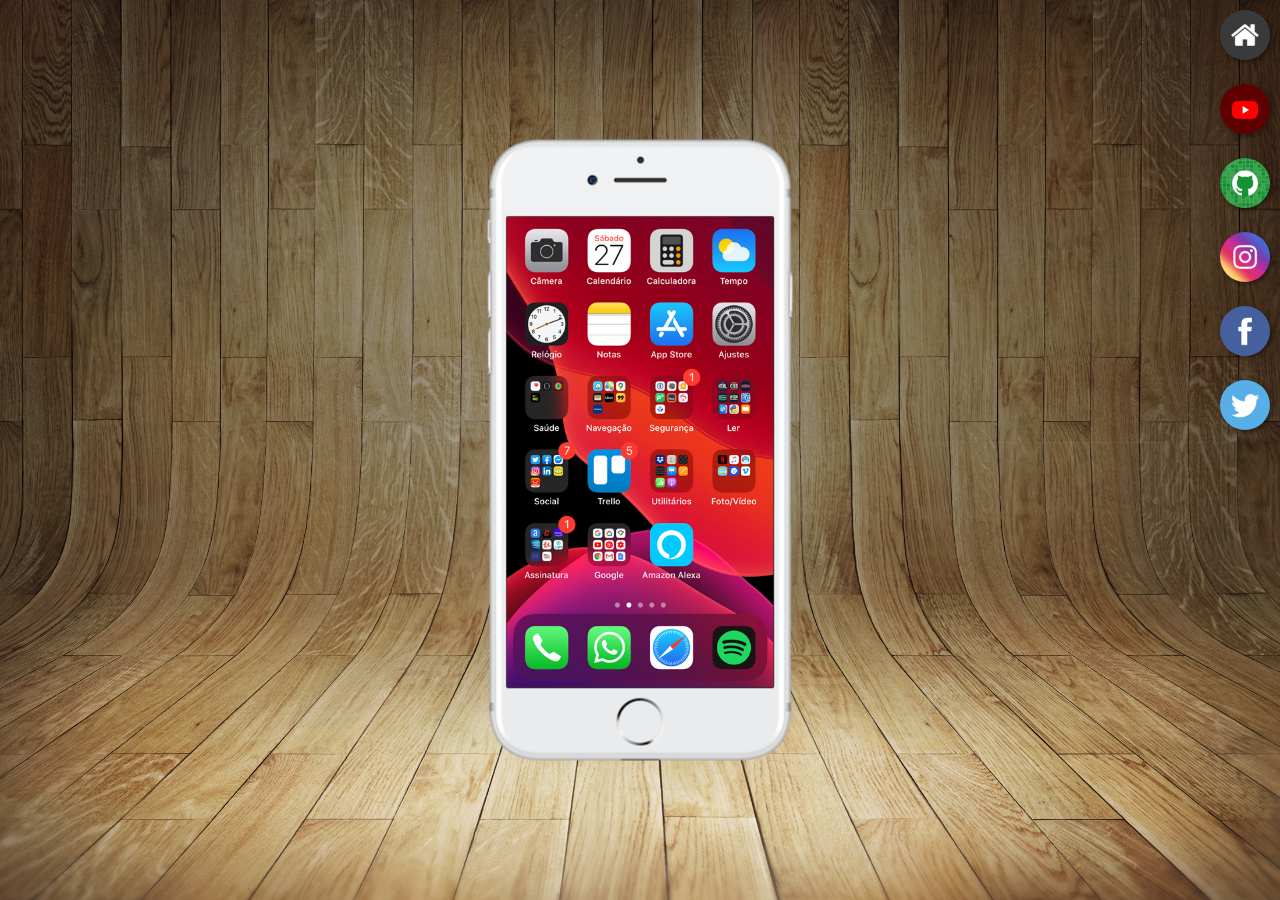
<file: index.html>
<!DOCTYPE html>
<html lang="pt-br">
<head>
    <meta charset="UTF-8">
    <meta name="viewport" content="width=device-width, initial-scale=1.0">
    <link rel="shortcut icon" href="favicon.ico" type="image/x-icon">
    <link rel="stylesheet" href="estilos/style.css">
    <title>Projeto Redes Sociais</title>
</head>
<body>
    <main>
        <section id="telefone">
            <iframe src="home.html" frameborder="0" name="tela" id="tela"></iframe>
        </section>
        <section id="redes-sociais">
            <a href="home.html" target="tela"><img src="imagens/logo-home.jpg" alt="Home"></a> <br>
            <a href="youtube.html" target="tela"><img src="imagens/logo-youtube.jpg" alt="Youtube"></a> <br>
            <a href="github.html" target="tela"><img src="imagens/logo-github.jpg" alt="github"></a> <br>
            <a href="instagram.html" target="tela"><img src="imagens/logo-instagram.jpg" alt="instagram"></a> <br>
            <a href="facebook.html" target="tela"><img src="imagens/logo-facebook.jpg" alt="facebook"></a> <br>
            <a href="twitter.html" target="tela"><img src="imagens/logo-twitter.jpg" alt="twitter"></a>
        </section>
    </main>
</body>
</html>
</file>
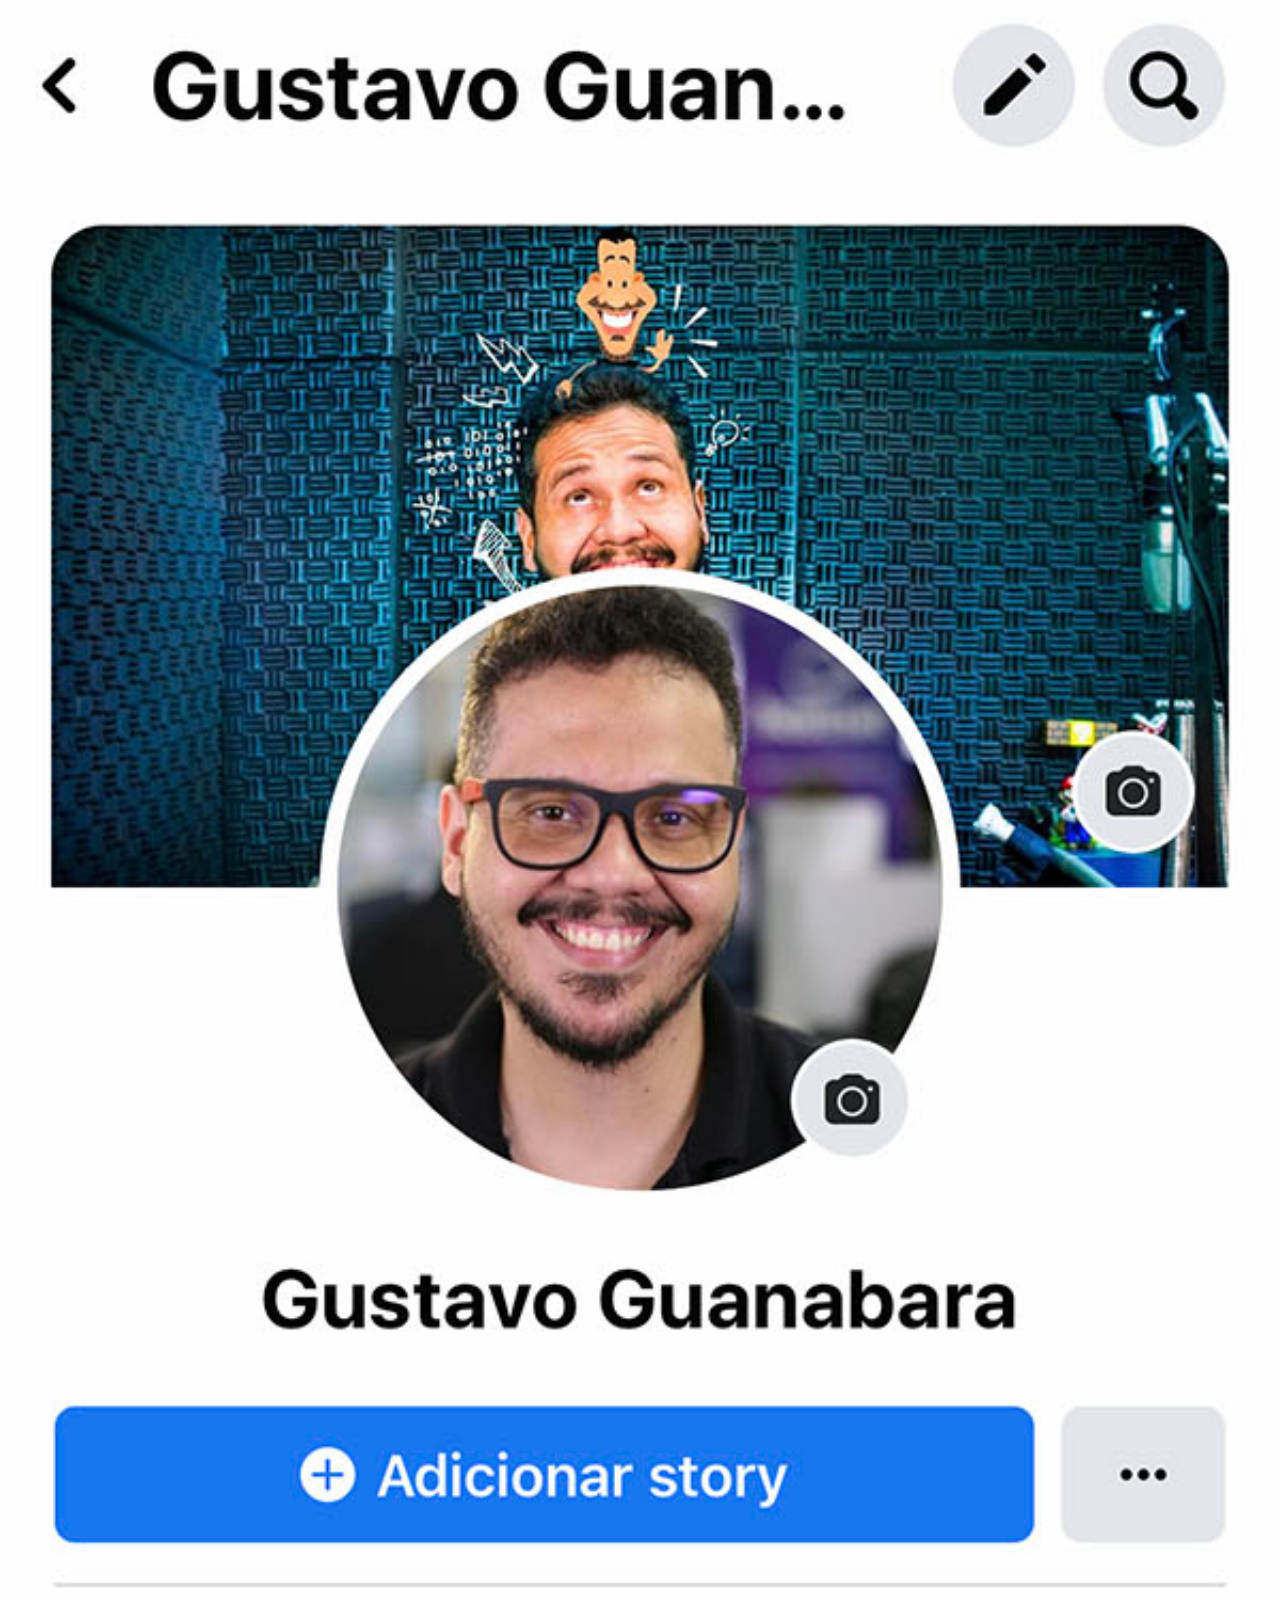
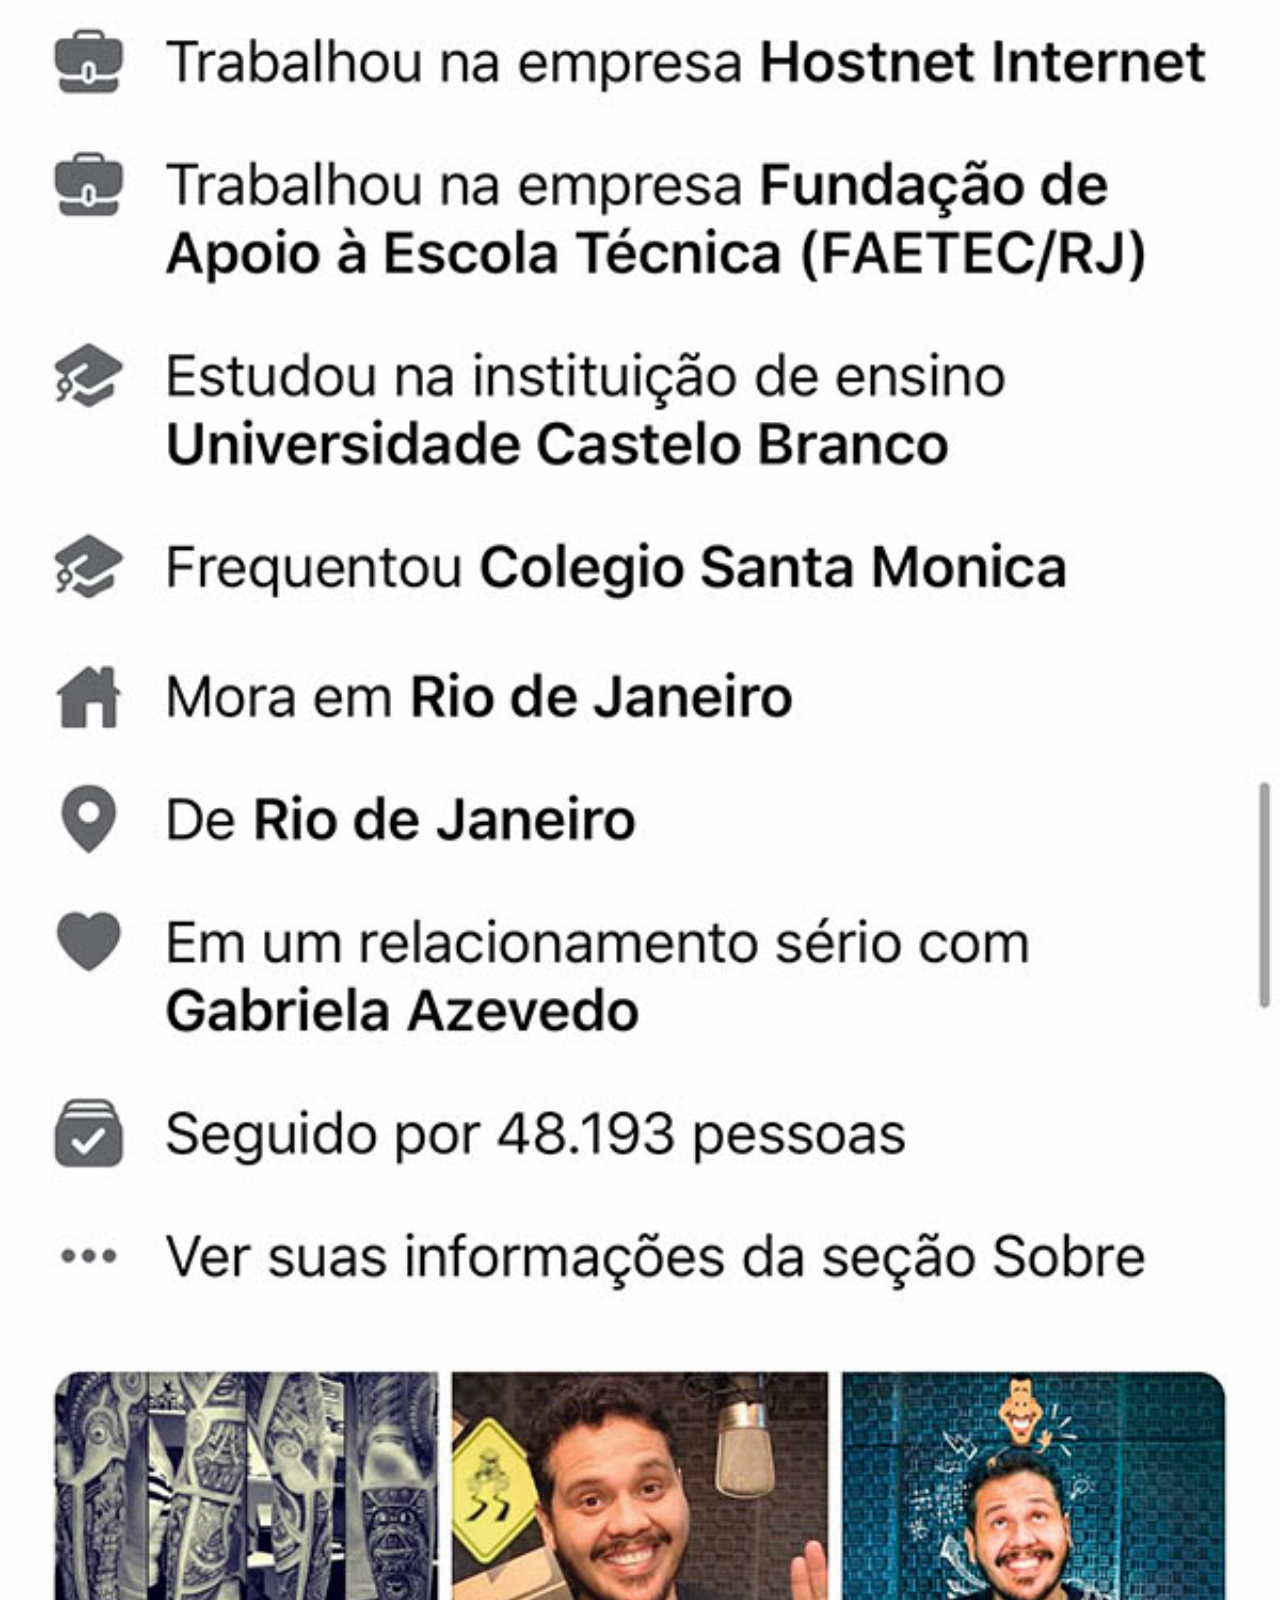
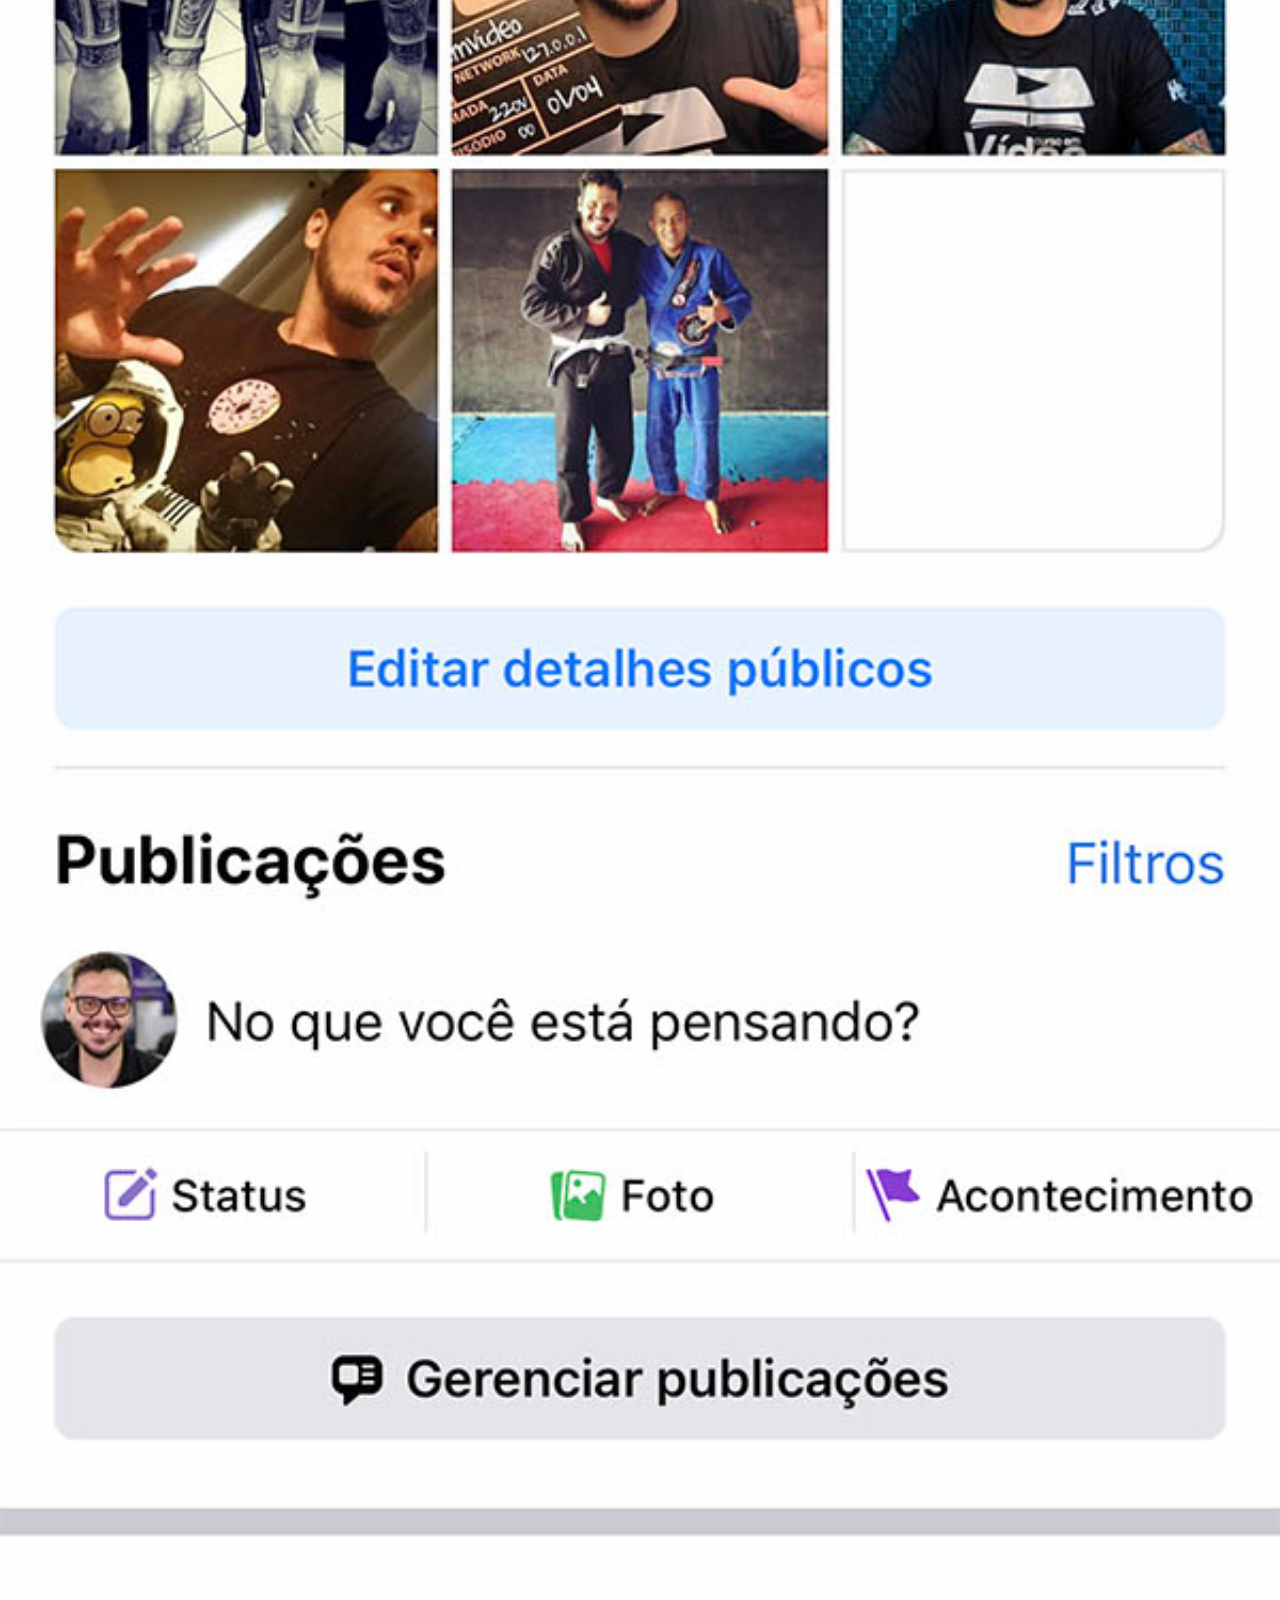
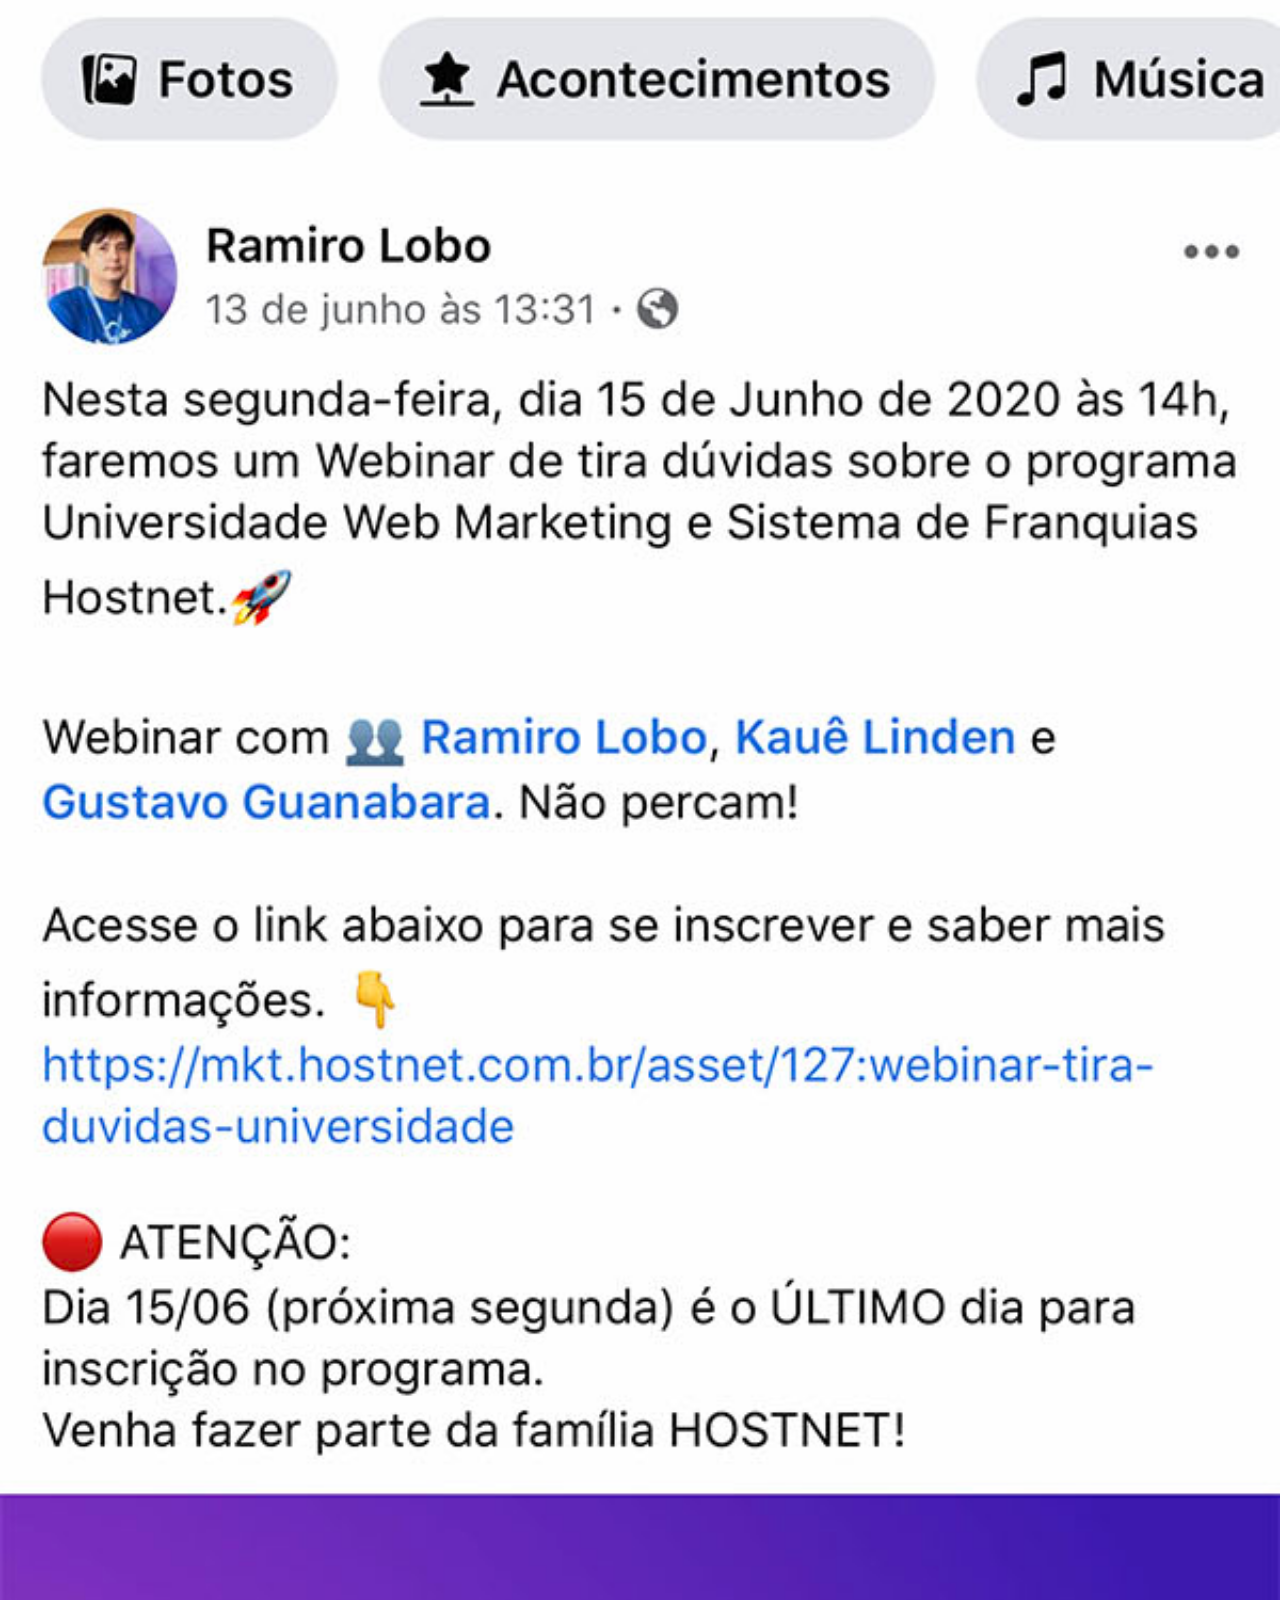
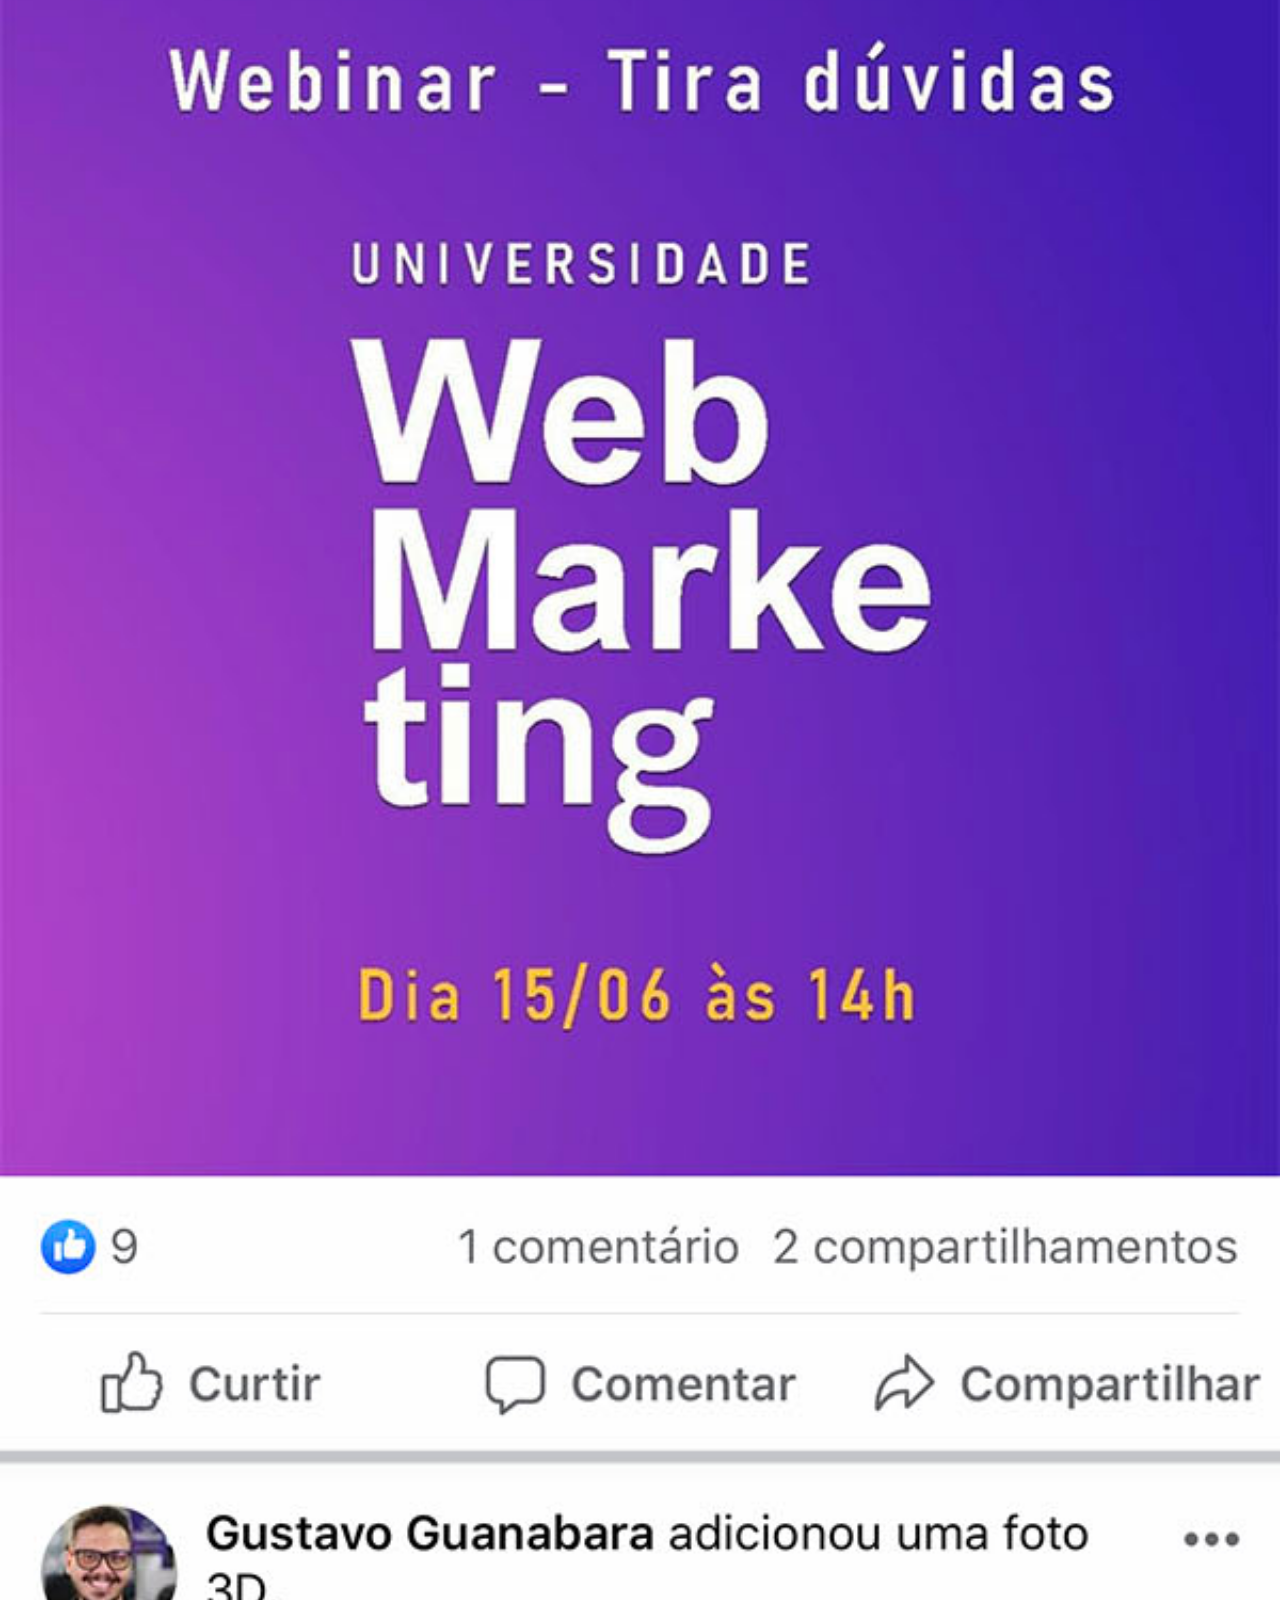
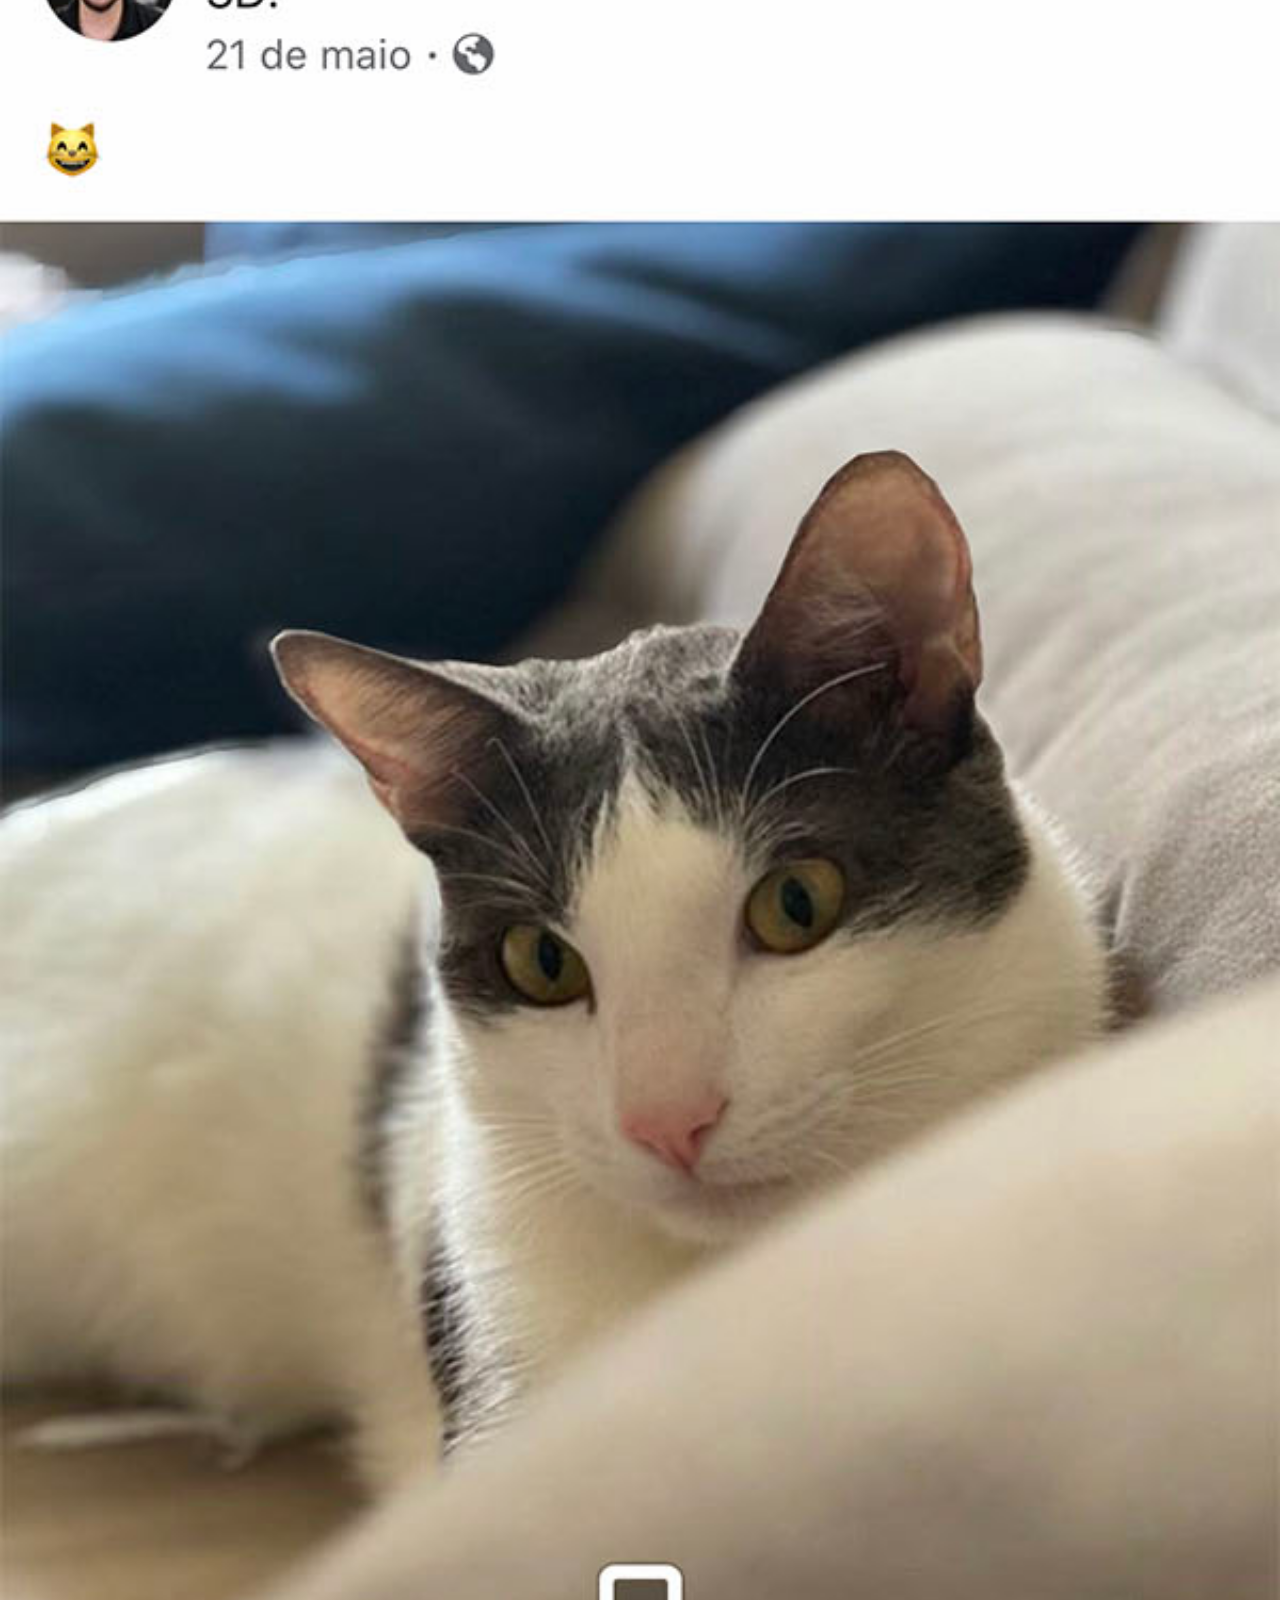
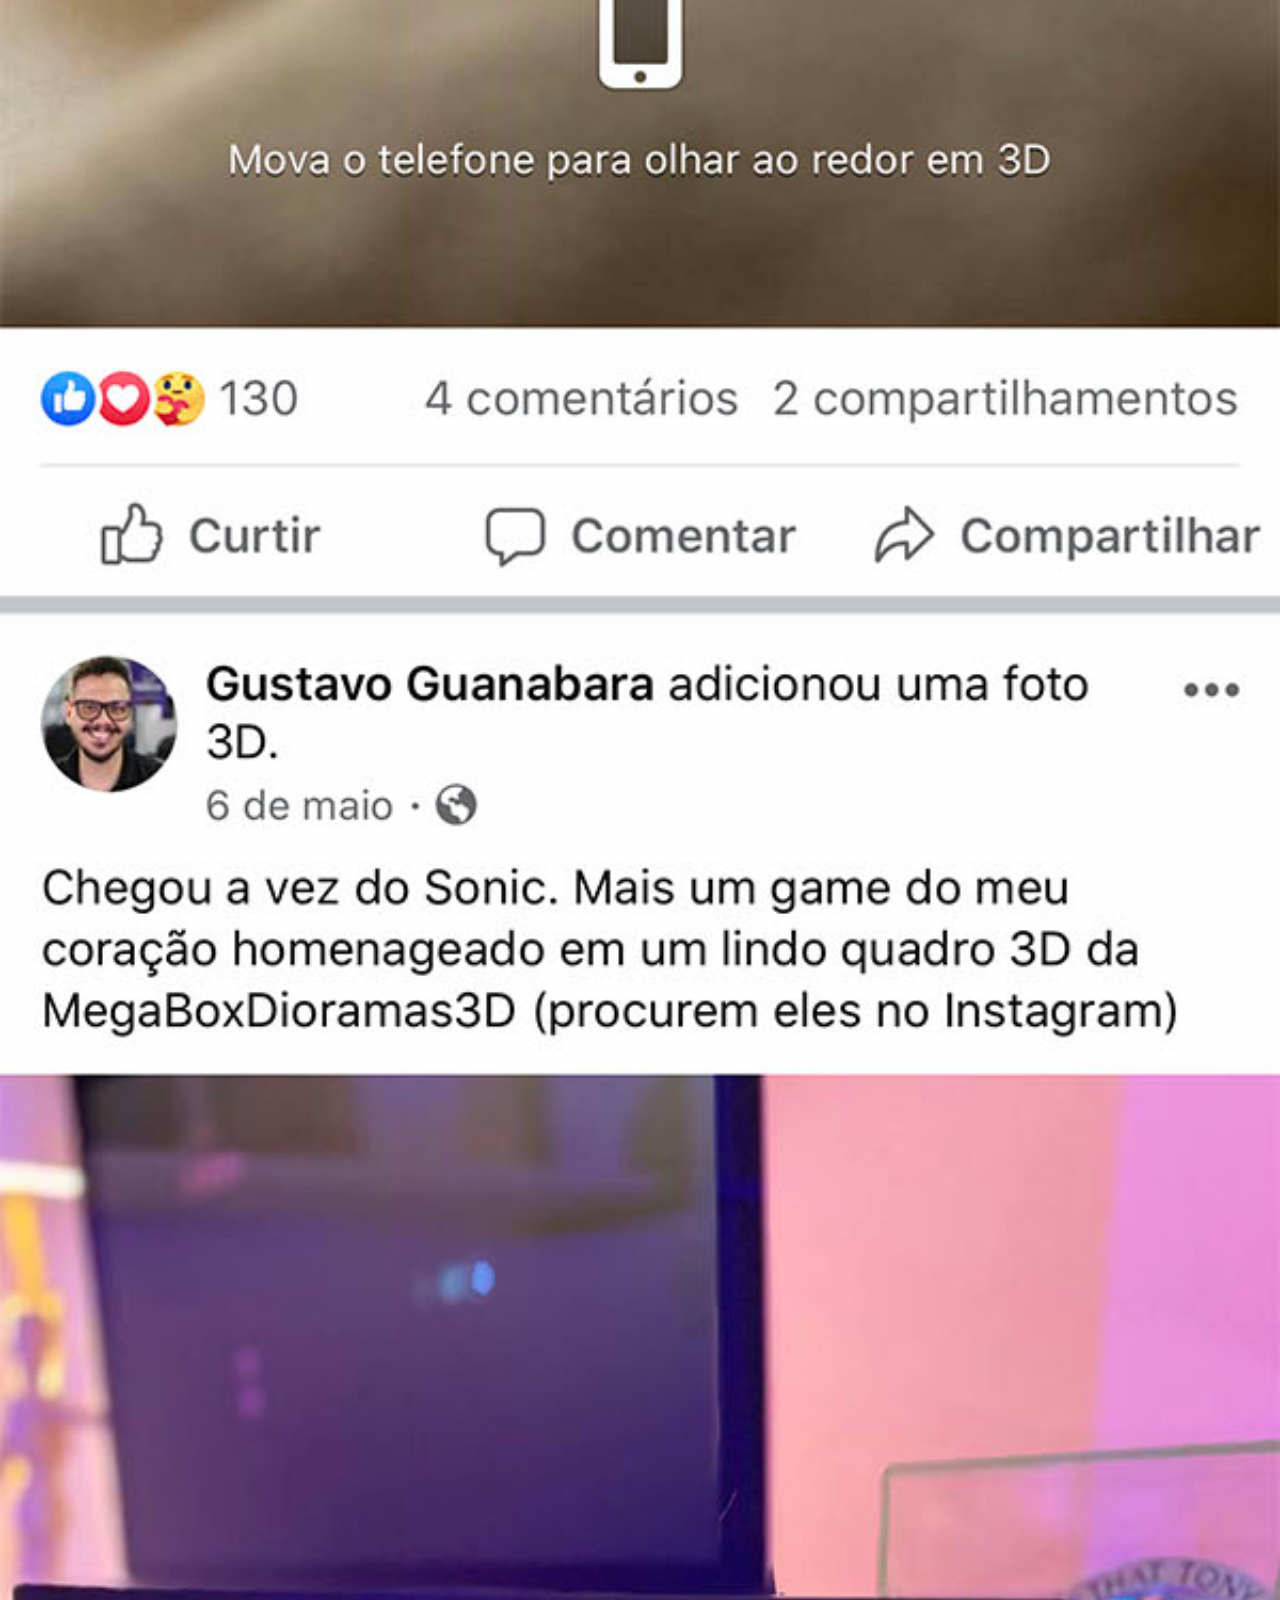
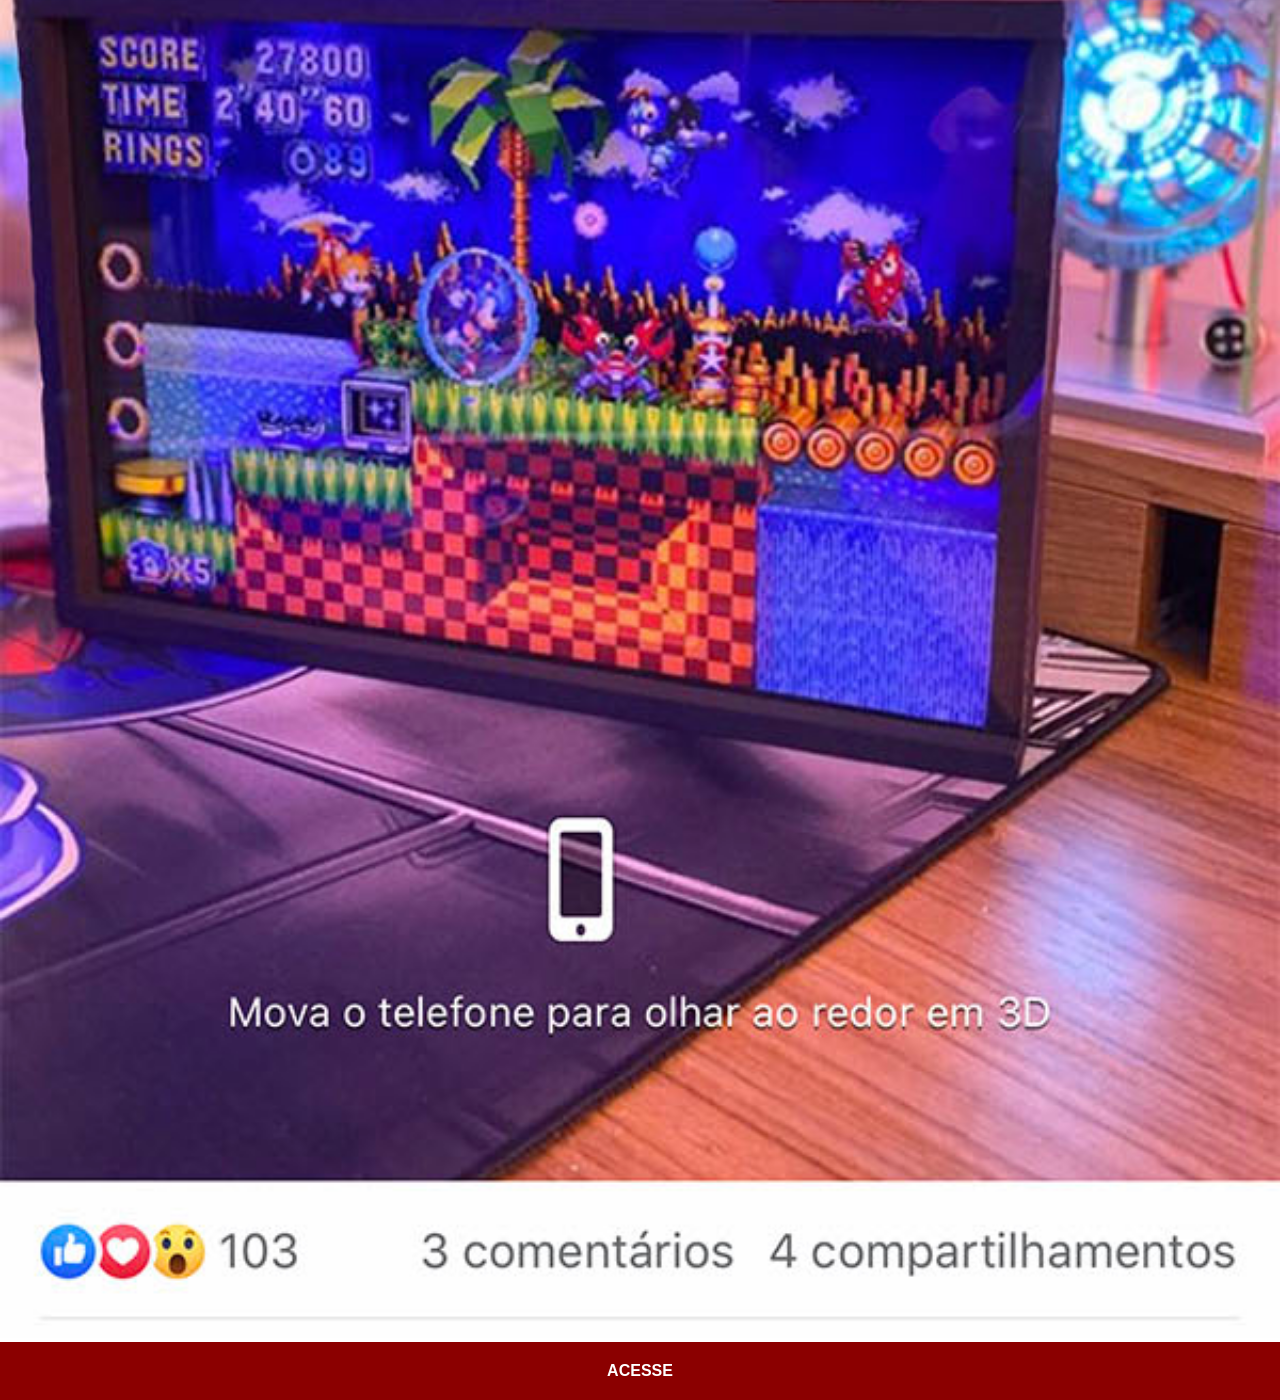
<file: facebook.html>
<!DOCTYPE html>
<html lang="pt-br">
<head>
    <meta charset="UTF-8">
    <meta name="viewport" content="width=device-width, initial-scale=1.0">
    <title>github</title>
    <link rel="stylesheet" href="estilos/social.css">
</head>
<body>
    <img src="imagens/tela-facebook.jpg" alt="facebook">
    <a href="#" target="_blank">ACESSE</a>
</body>
</html>
</file>
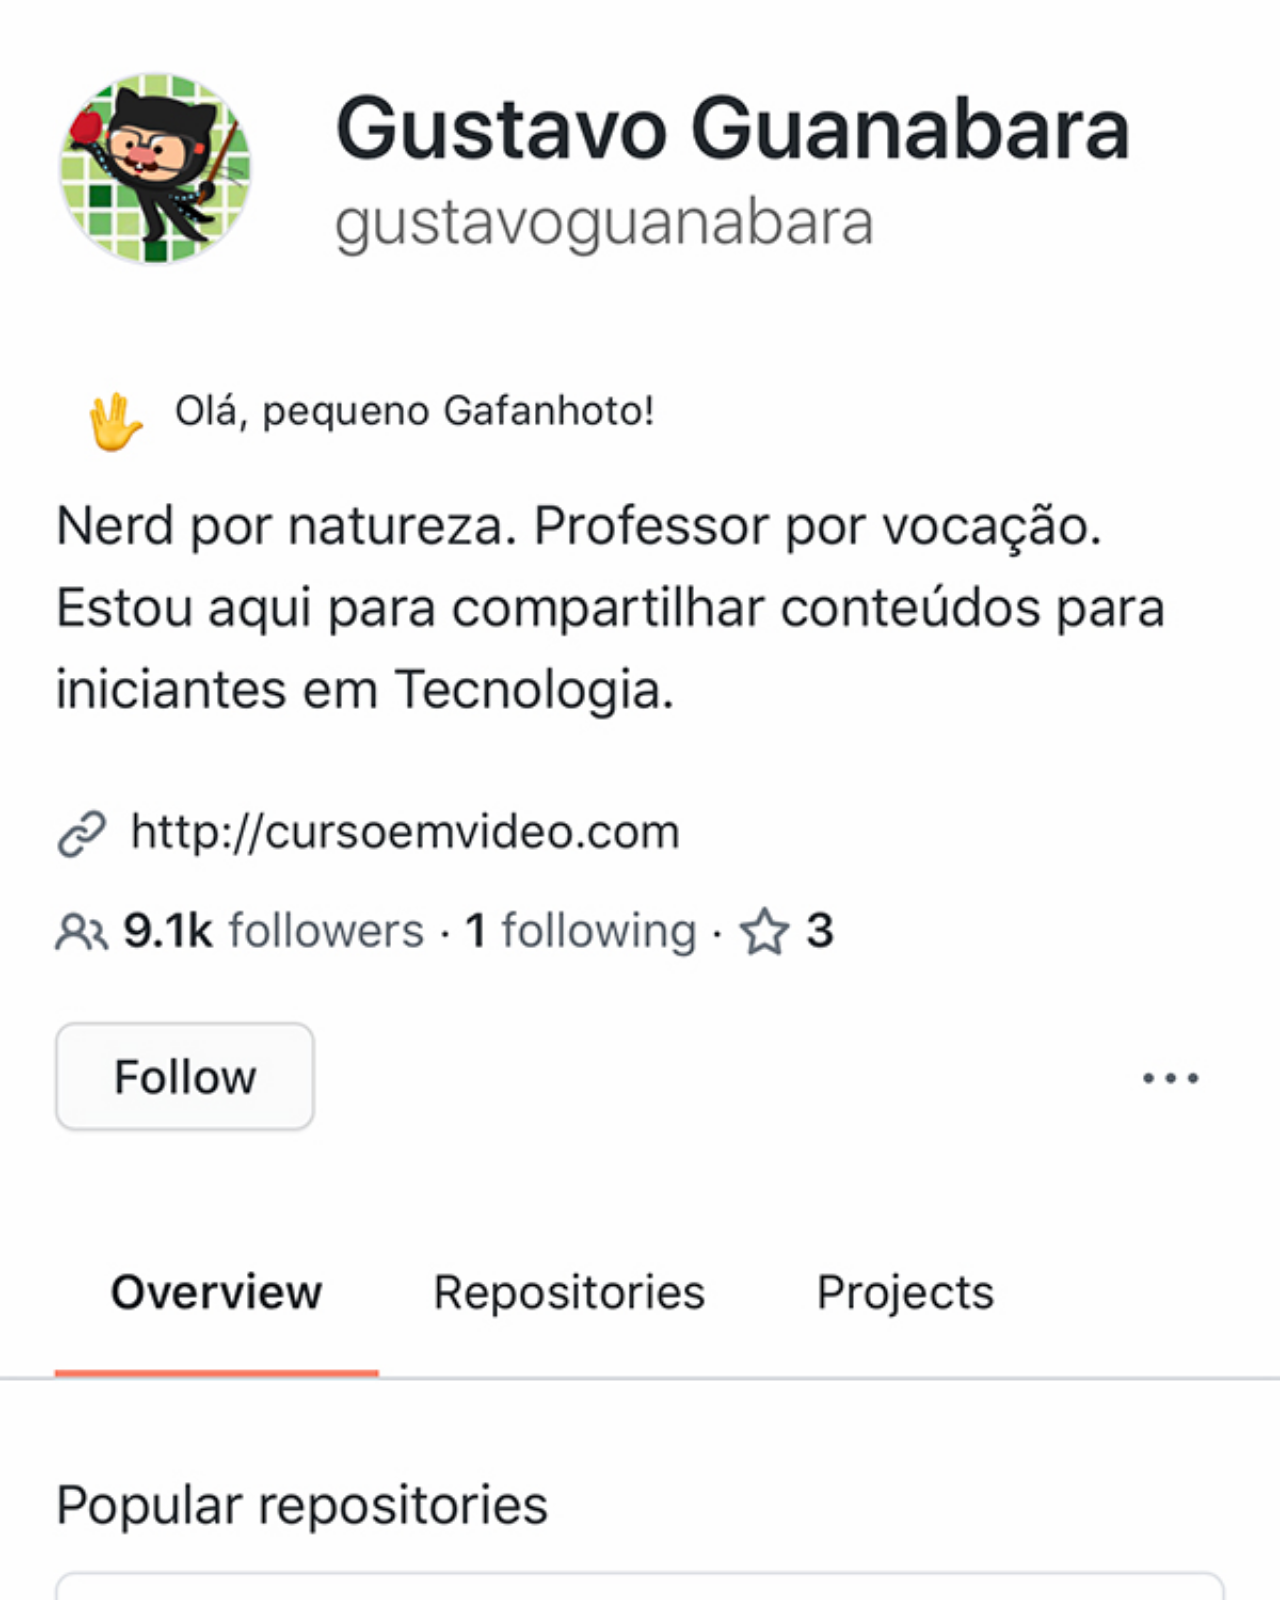
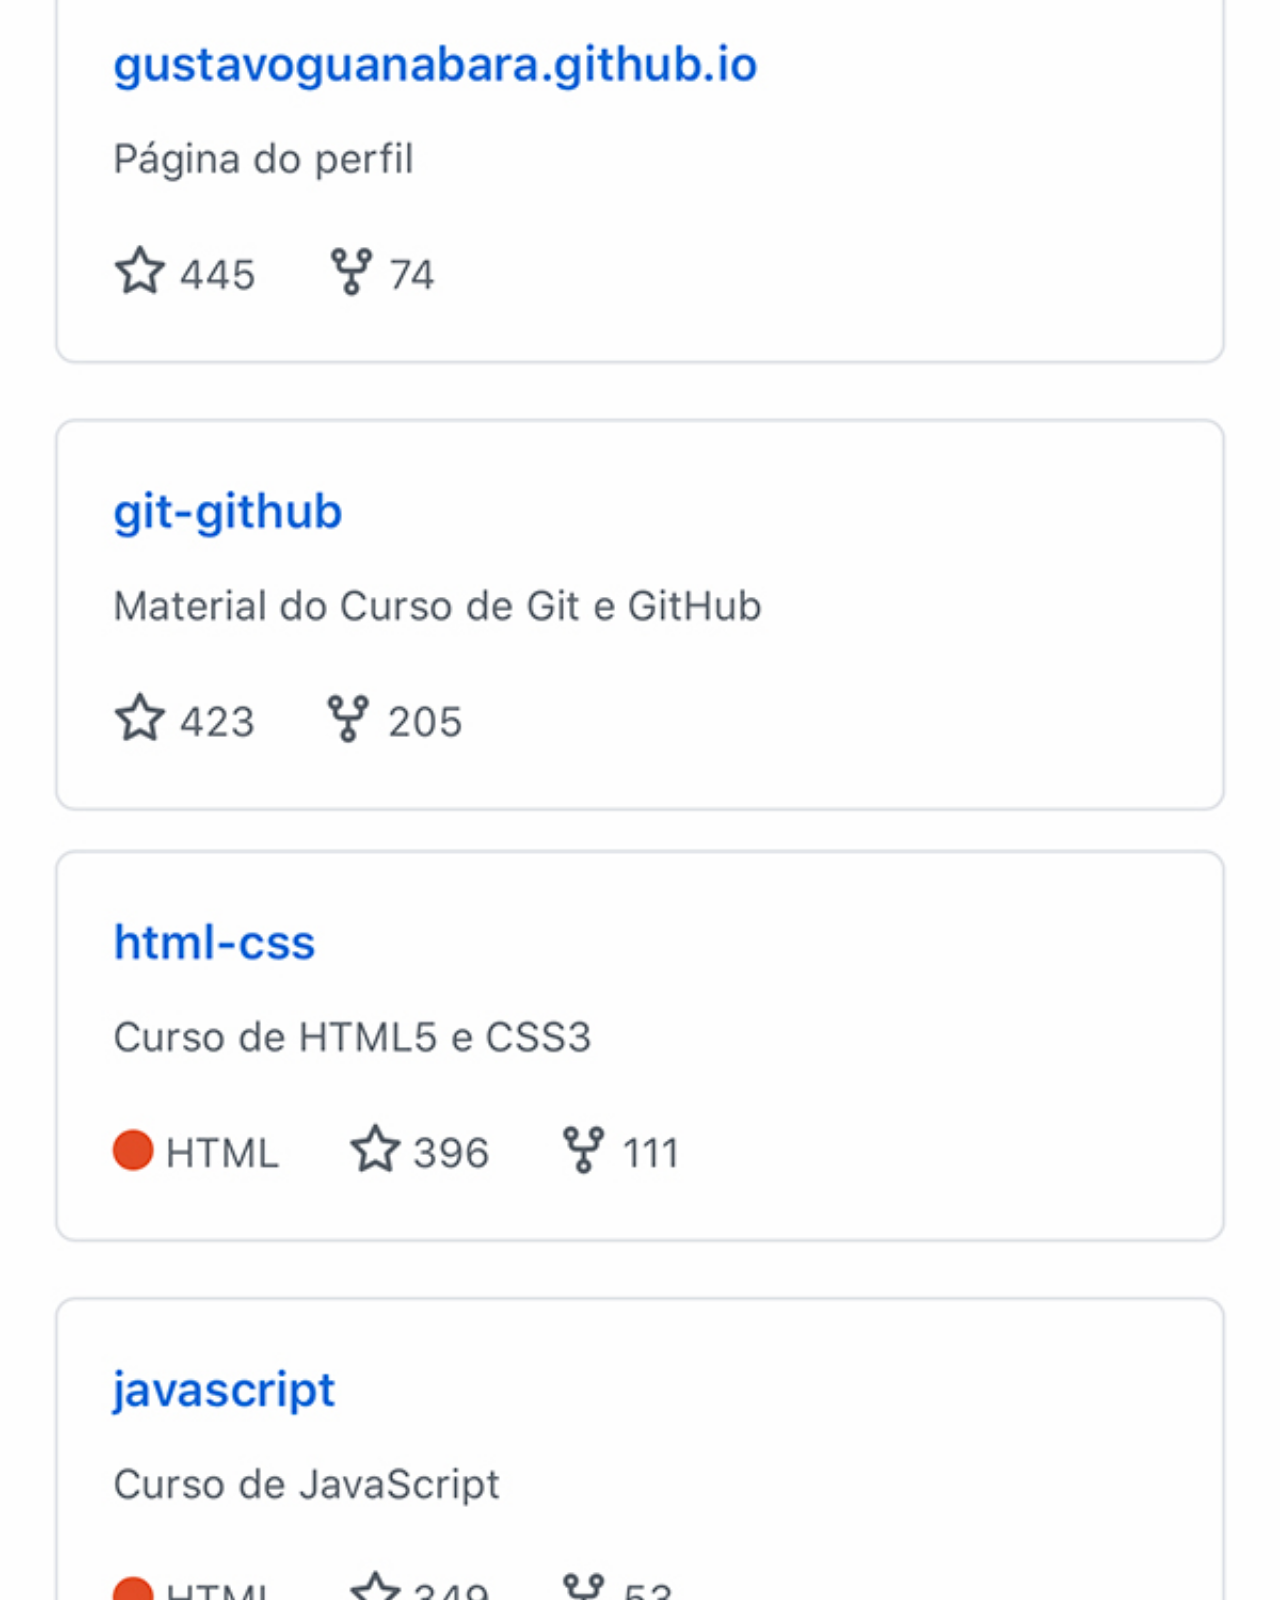
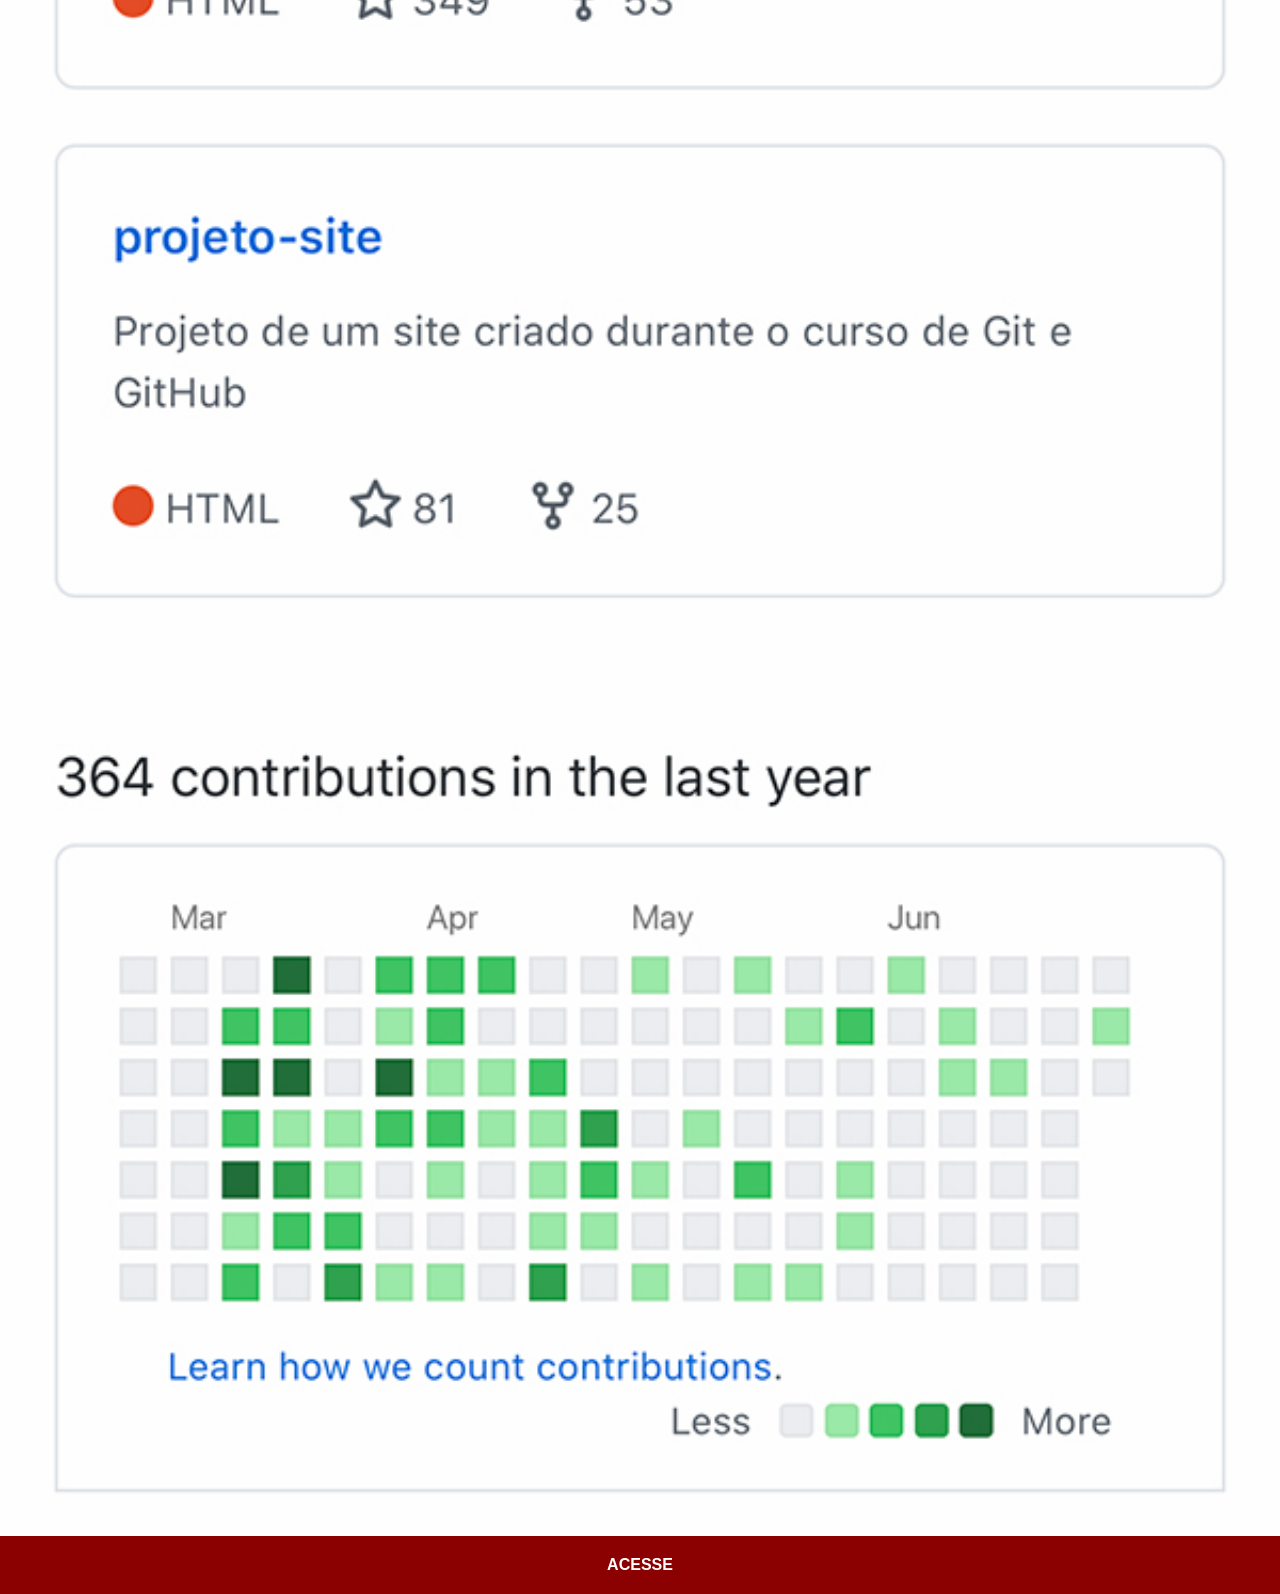
<file: github.html>
<!DOCTYPE html>
<html lang="pt-br">
<head>
    <meta charset="UTF-8">
    <meta name="viewport" content="width=device-width, initial-scale=1.0">
    <title>github</title>
    <link rel="stylesheet" href="estilos/social.css">
</head>
<body>
    <img src="imagens/tela-github.jpg" alt="github">
    <a href="https://github.com/rafaelspenciere" target="_blank">ACESSE</a>
</body>
</html>
</file>
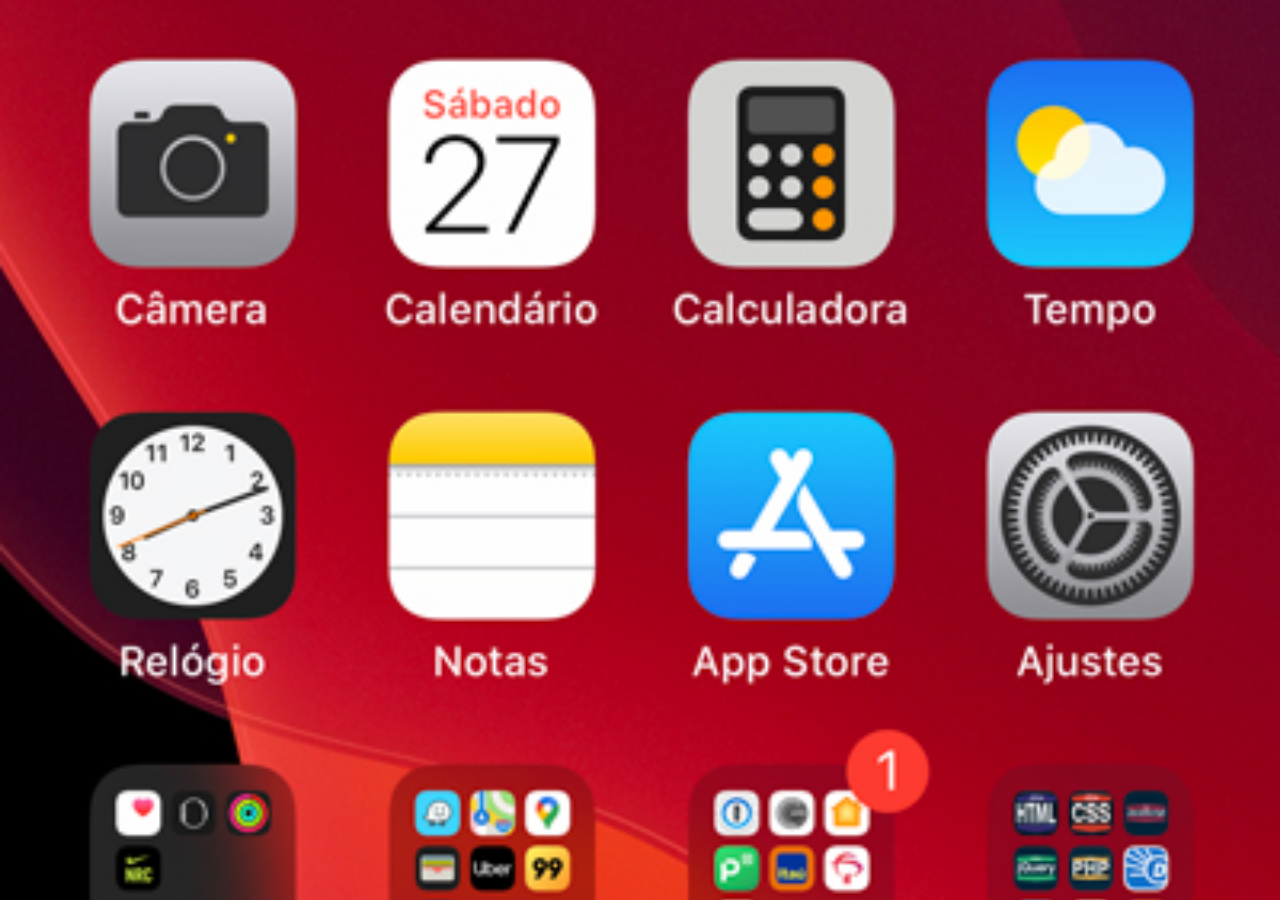
<file: home.html>
<!DOCTYPE html>
<html lang="pt-br">
<head>
    <meta charset="UTF-8">
    <meta name="viewport" content="width=device-width, initial-scale=1.0">
    <title>Home</title>
</head>
<style>
    * {
        margin: 0px;
        padding: 0px;
    }

    body {
        width: 100vw;
        height: 100vh;
        background: black url('imagens/tela-home.jpg') no-repeat top center;
        background-size: cover;
    }
</style>
<body>
    
</body>
</html>
</file>
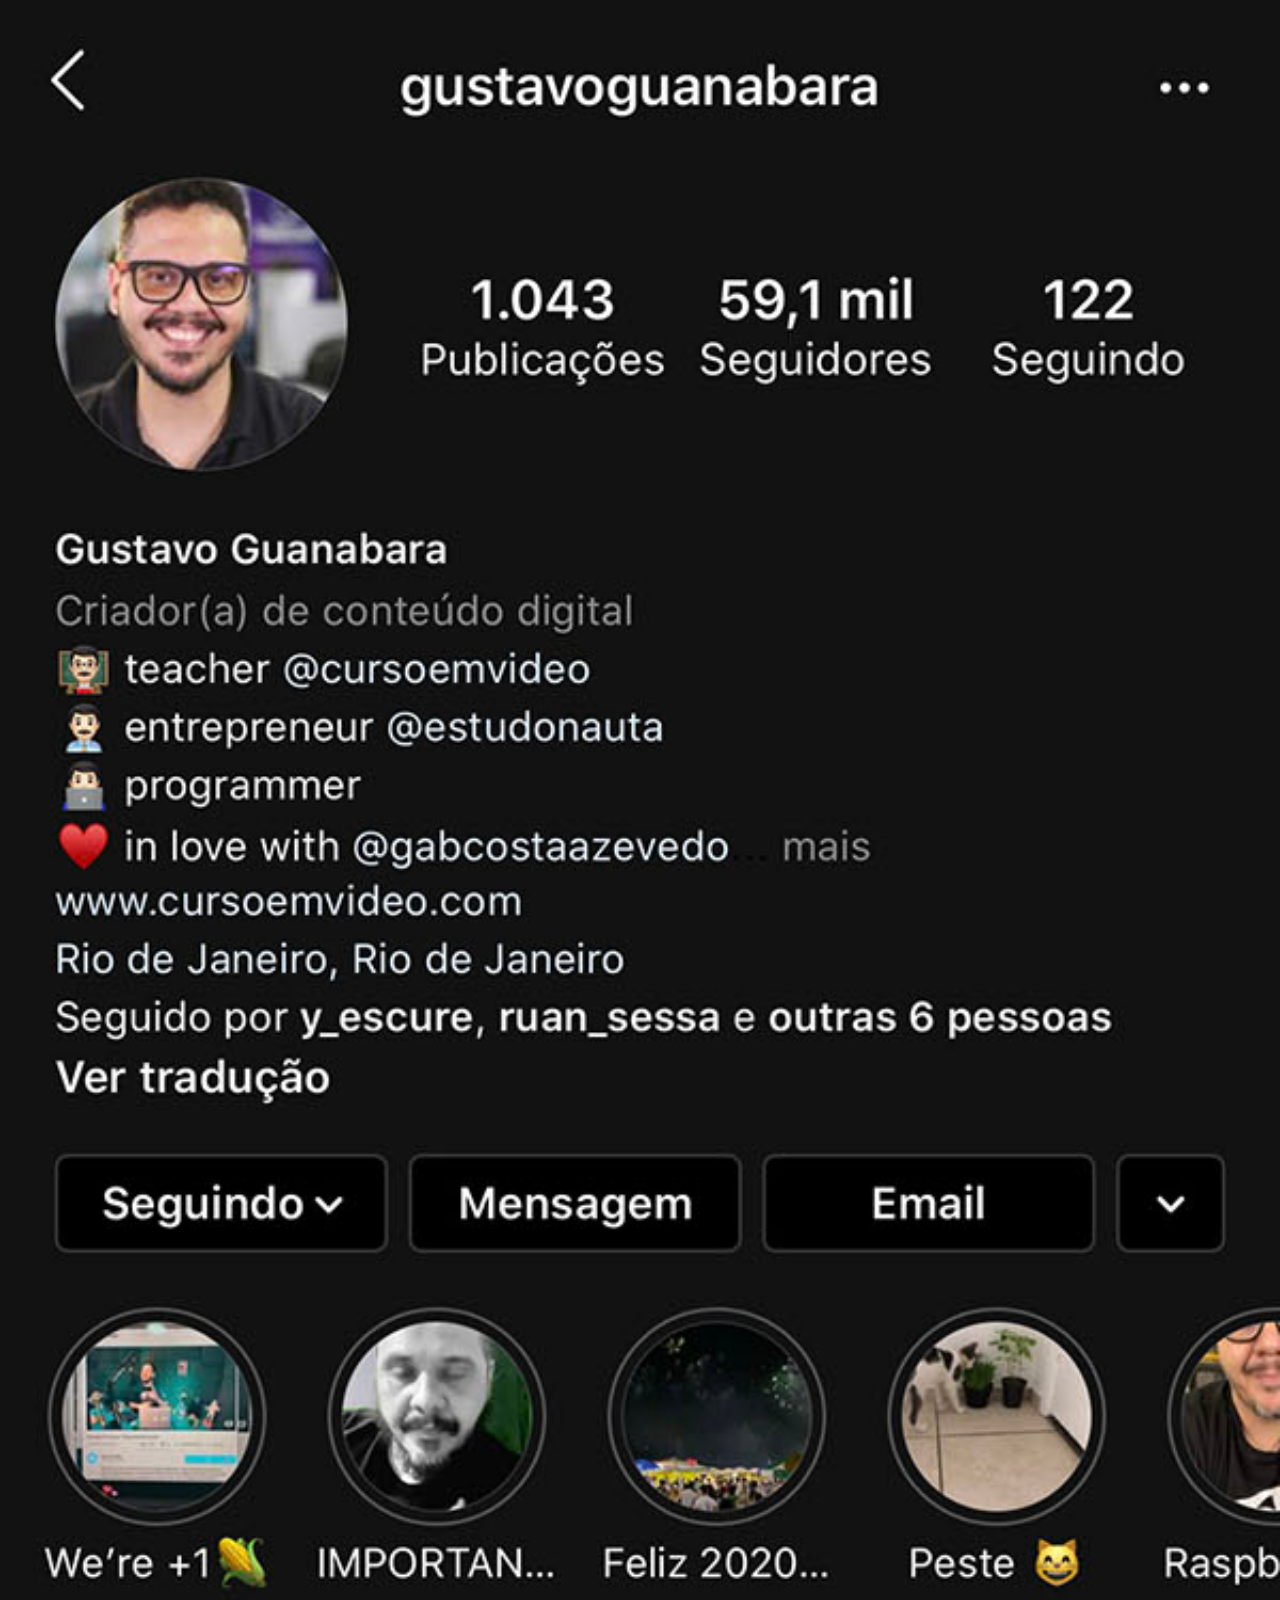
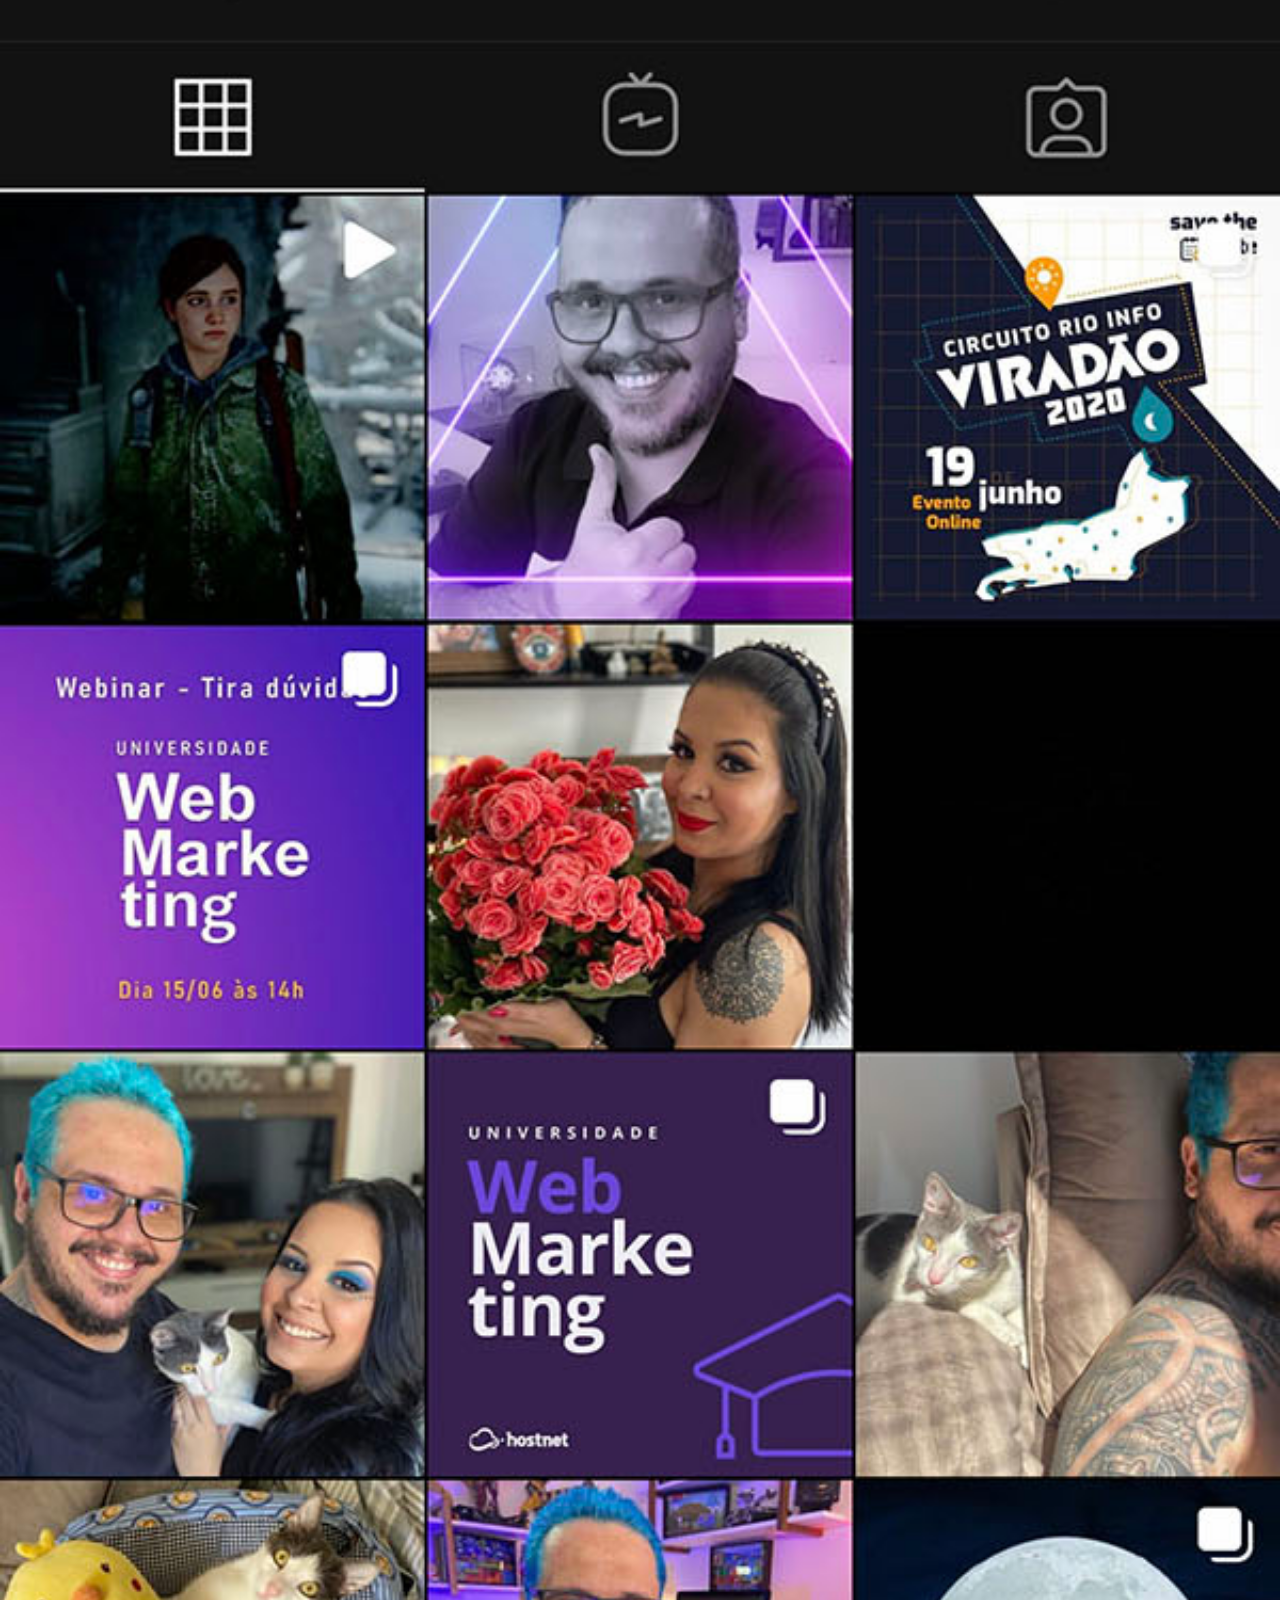
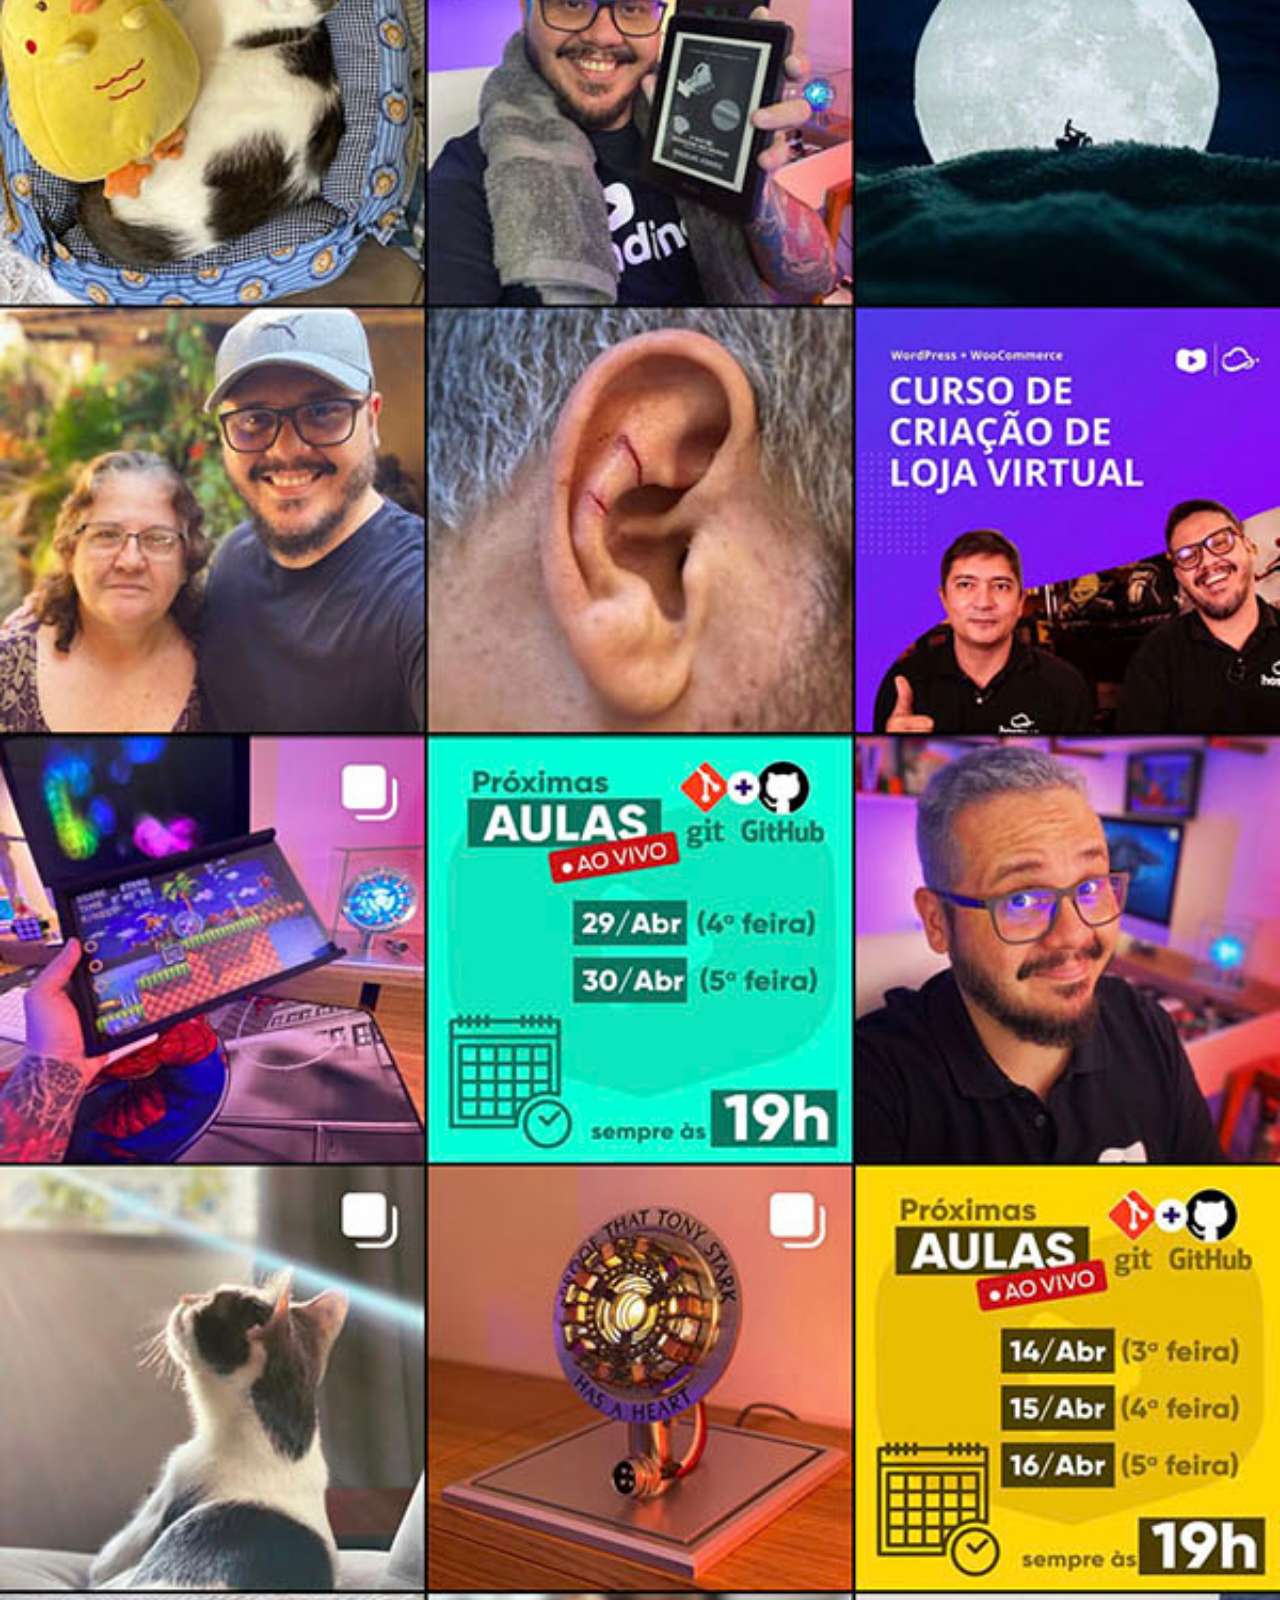
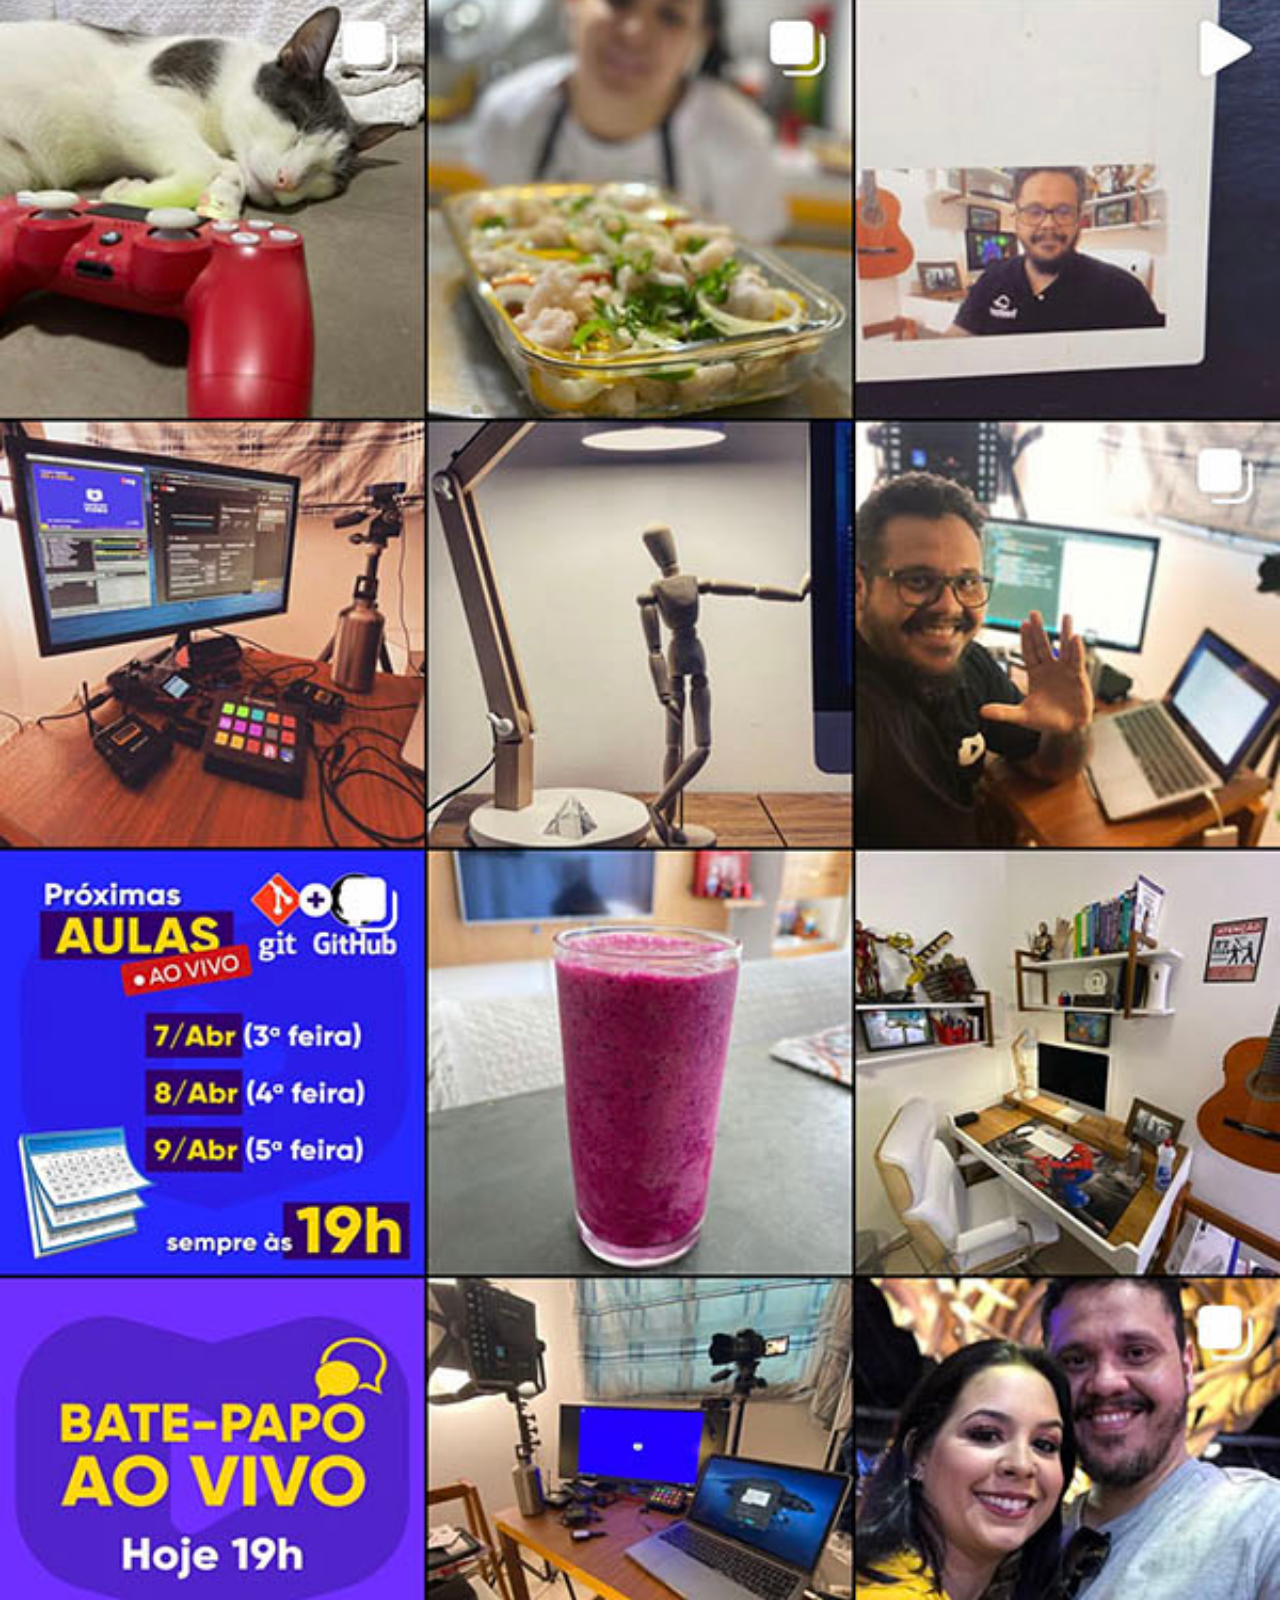
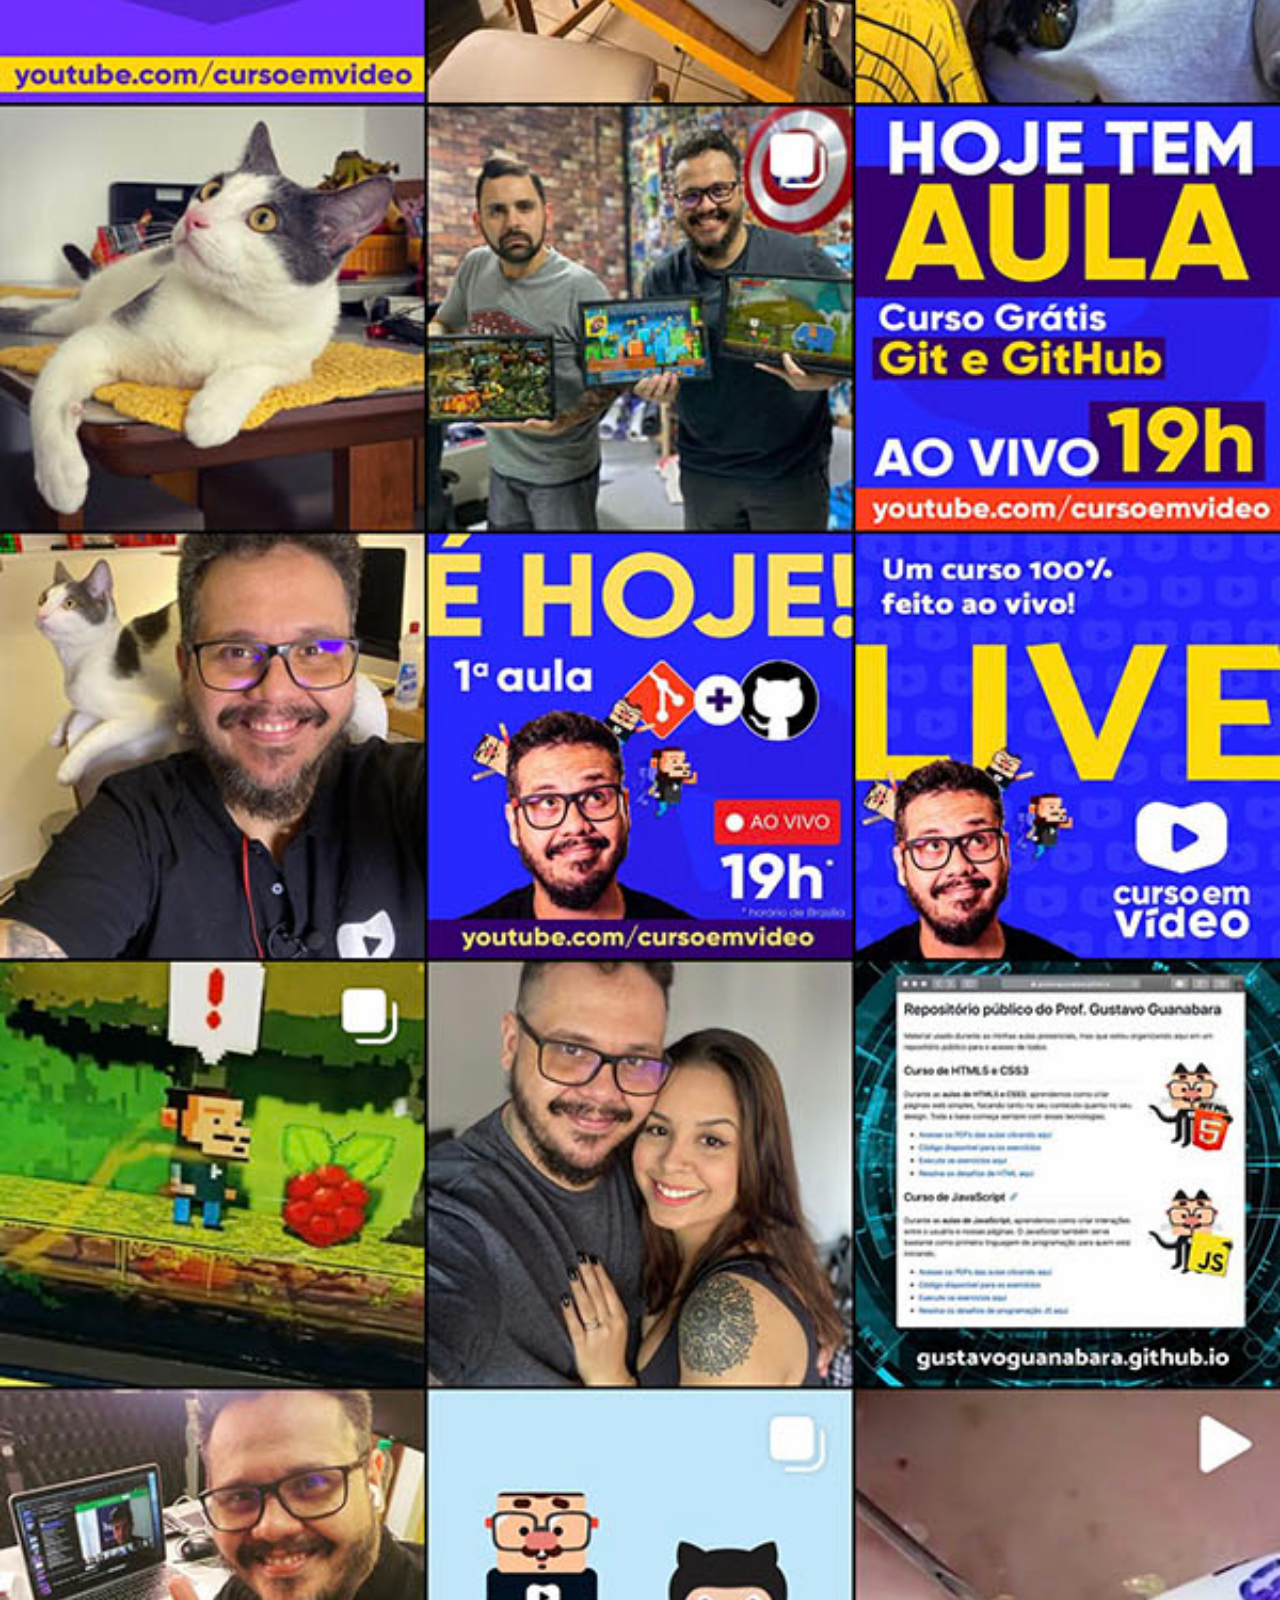
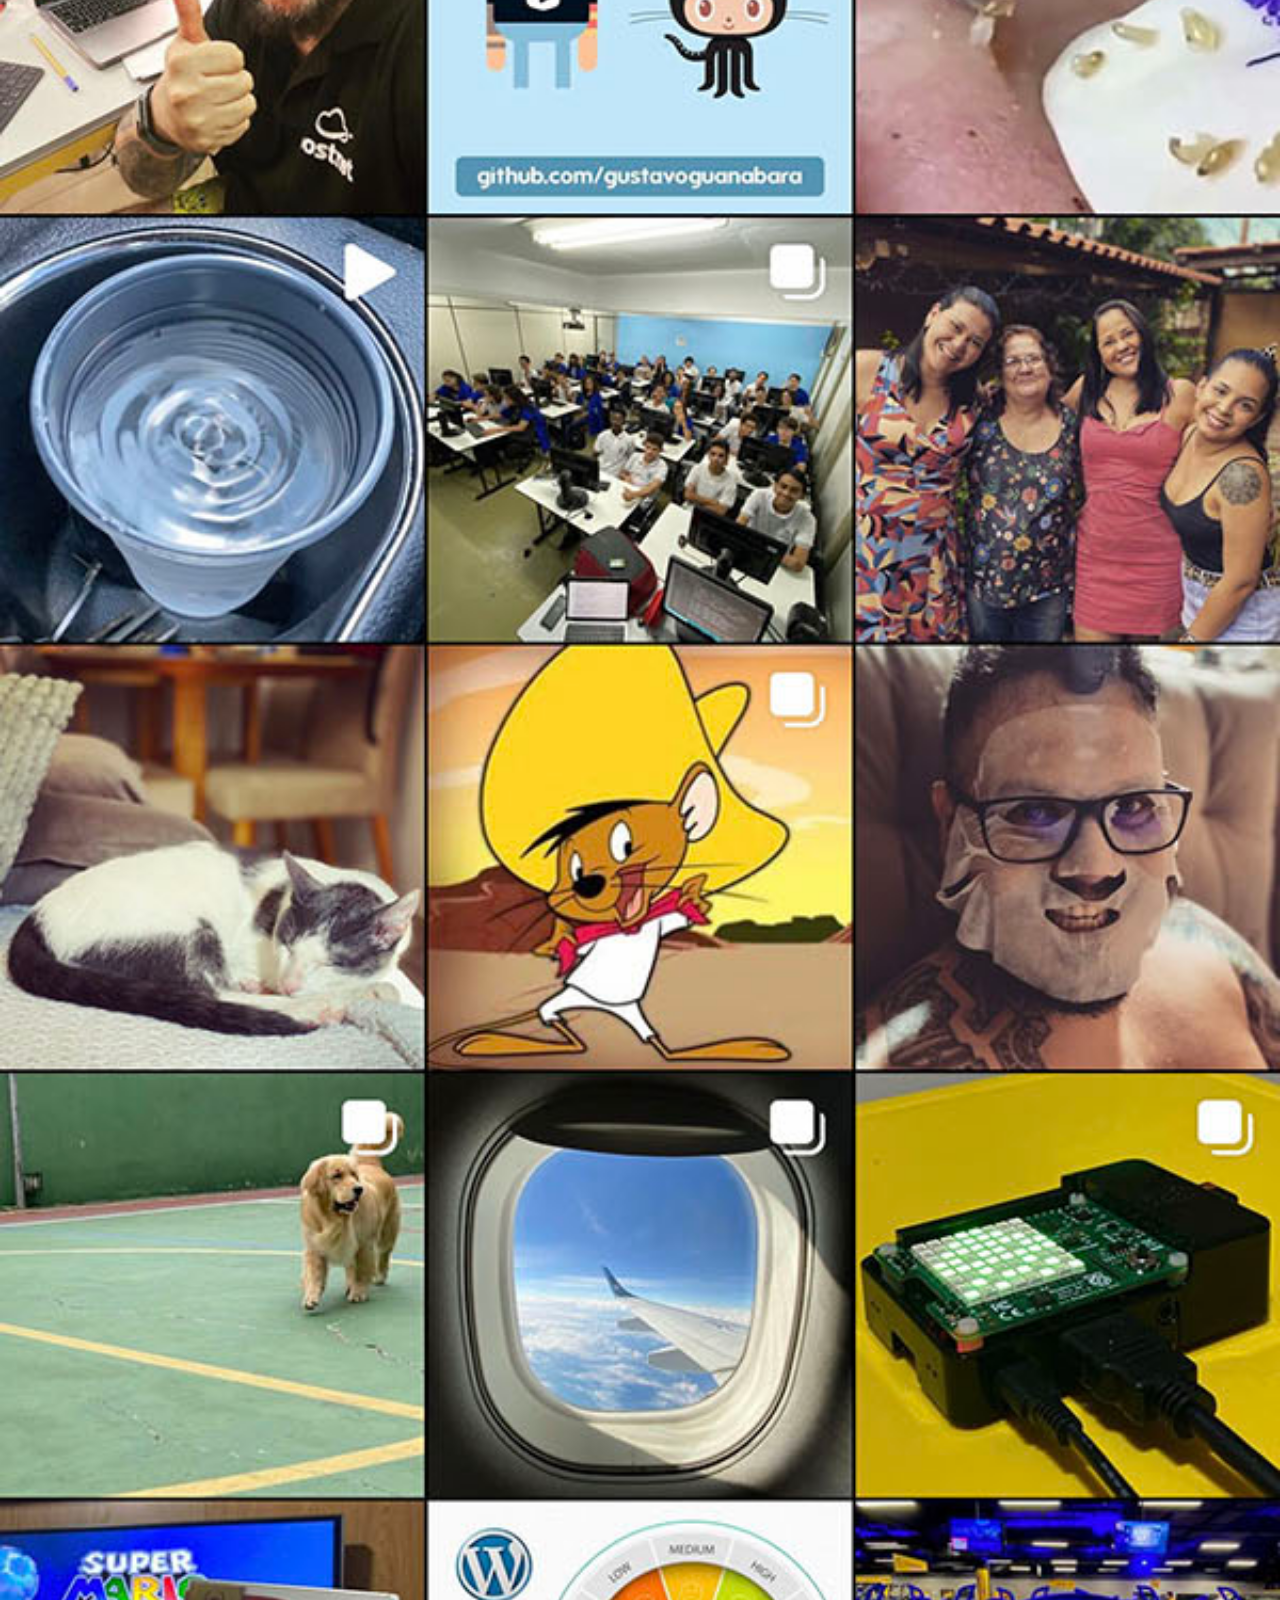
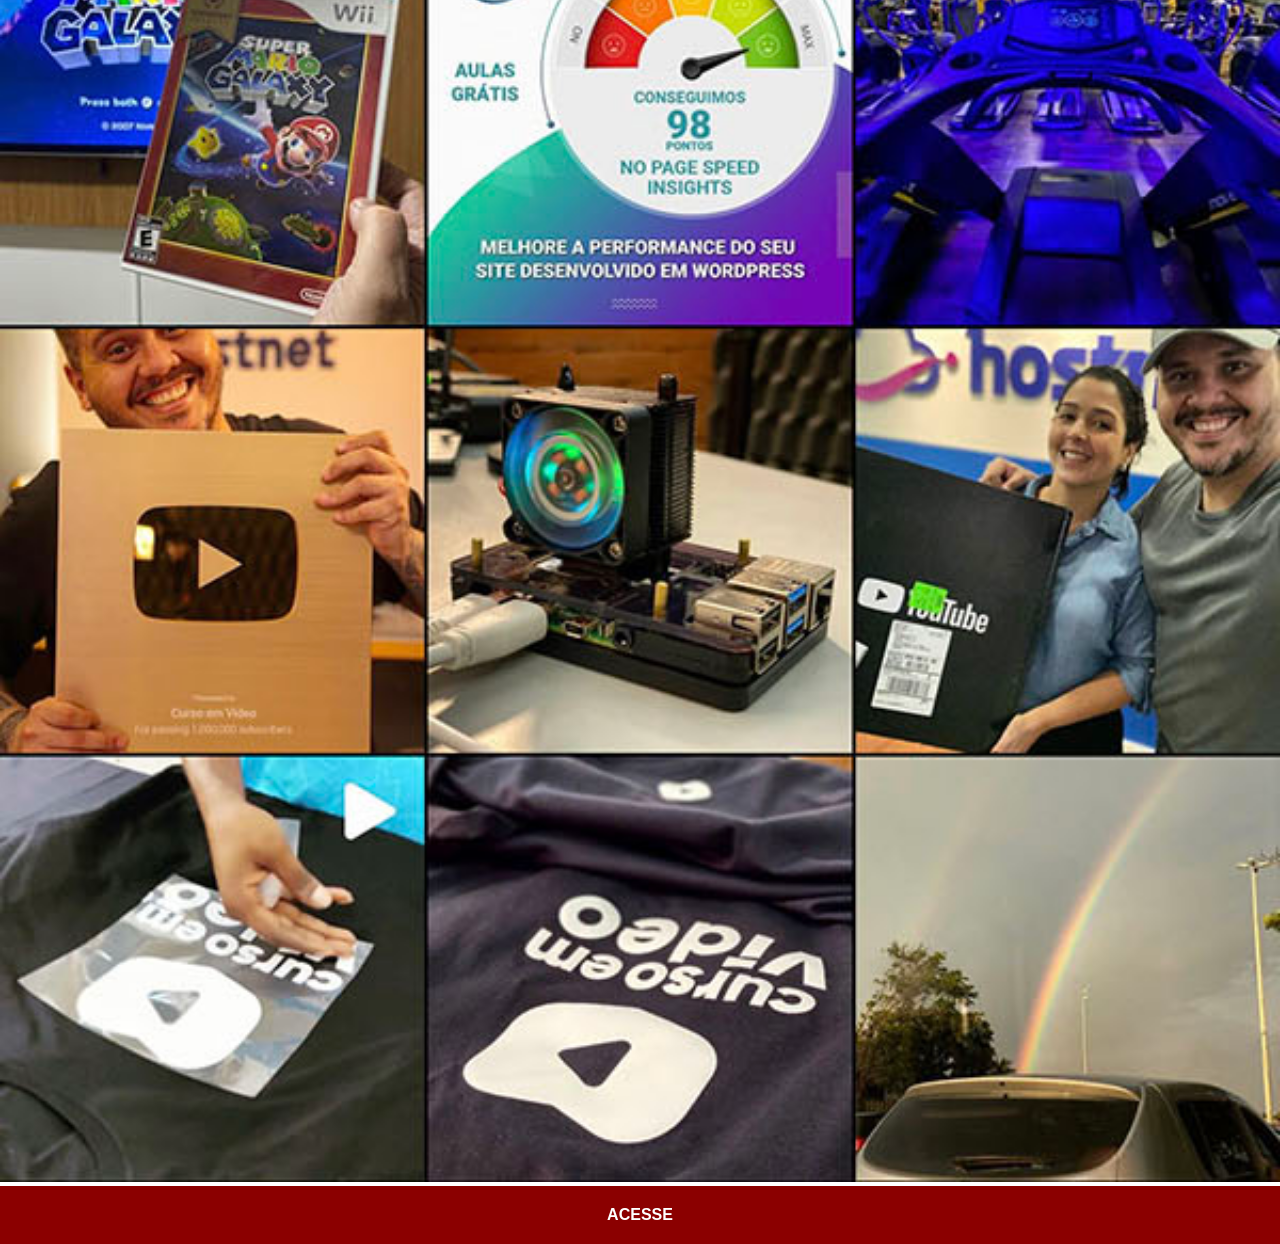
<file: instagram.html>
<!DOCTYPE html>
<html lang="pt-br">
<head>
    <meta charset="UTF-8">
    <meta name="viewport" content="width=device-width, initial-scale=1.0">
    <title>github</title>
    <link rel="stylesheet" href="estilos/social.css">
</head>
<body>
    <img src="imagens/tela-instagram.jpg" alt="instagram">
    <a href="https://www.instagram.com" target="_blank">ACESSE</a>
</body>
</html>
</file>
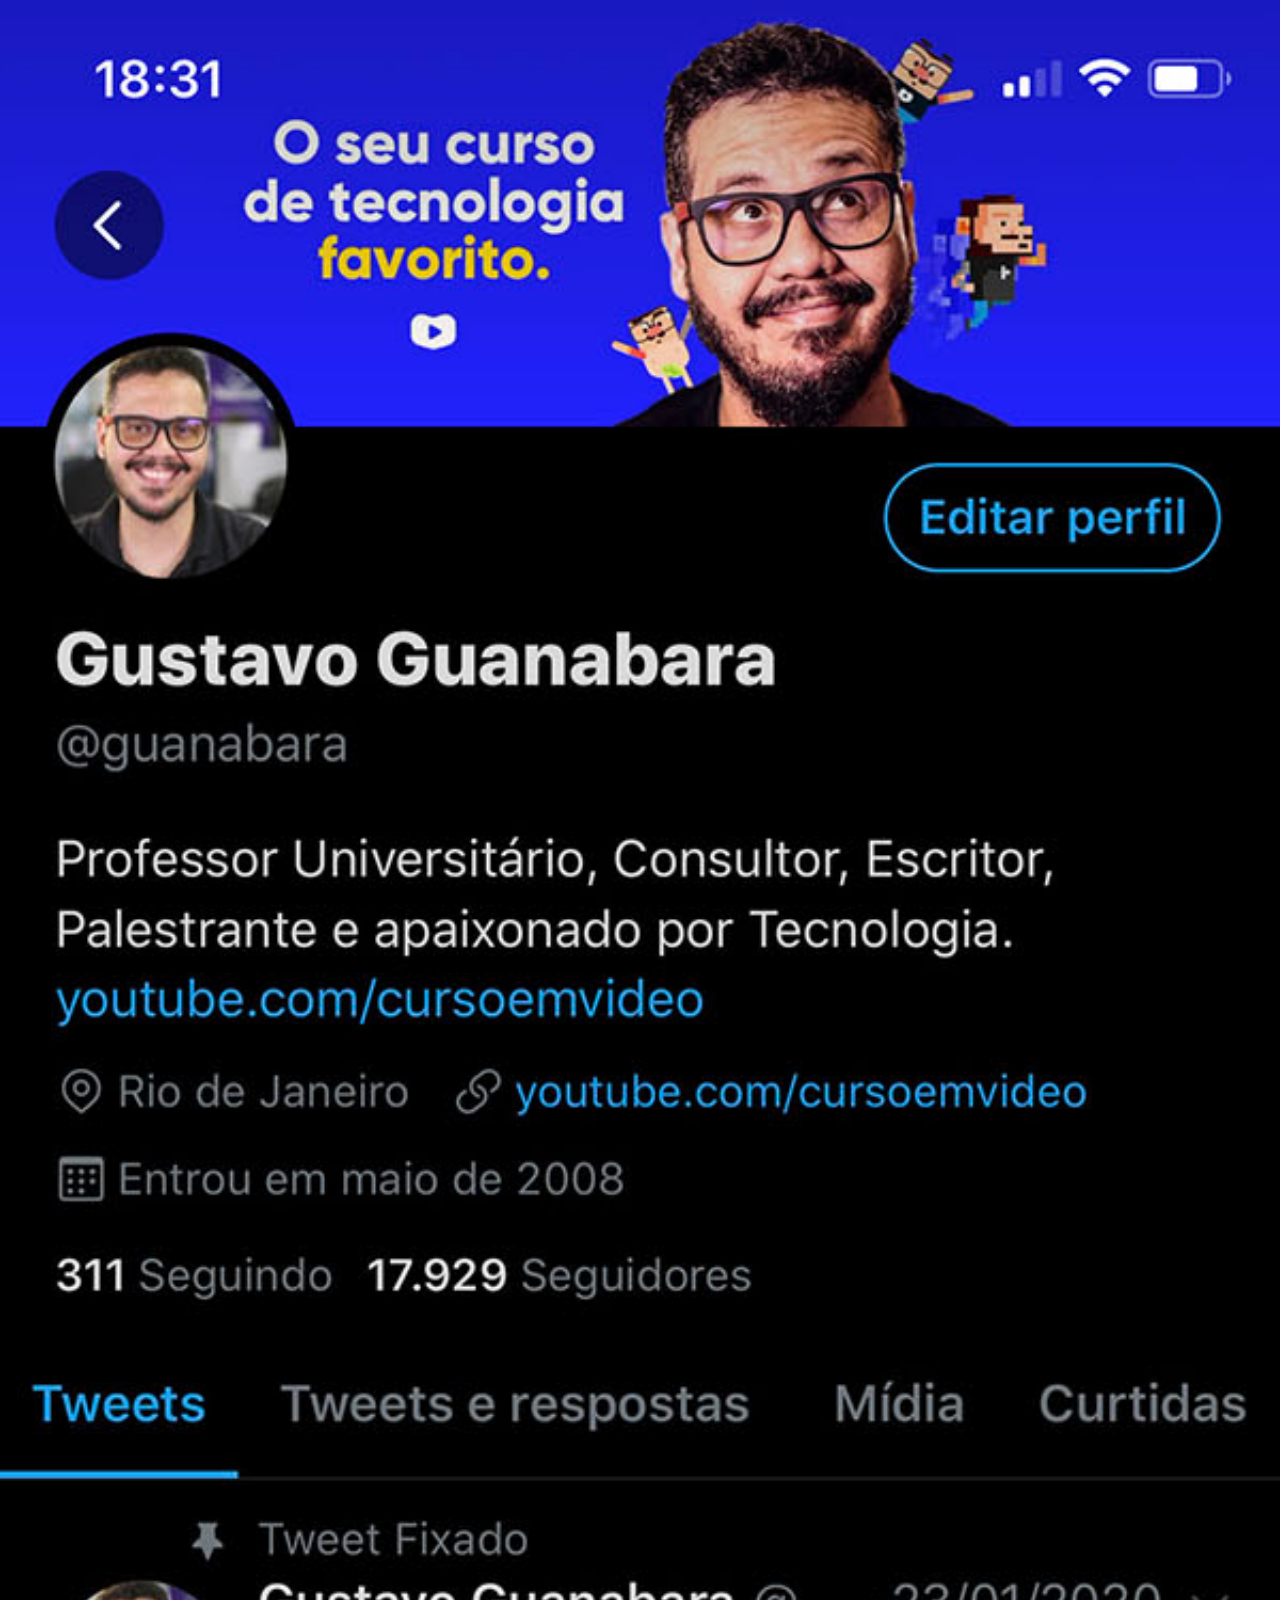
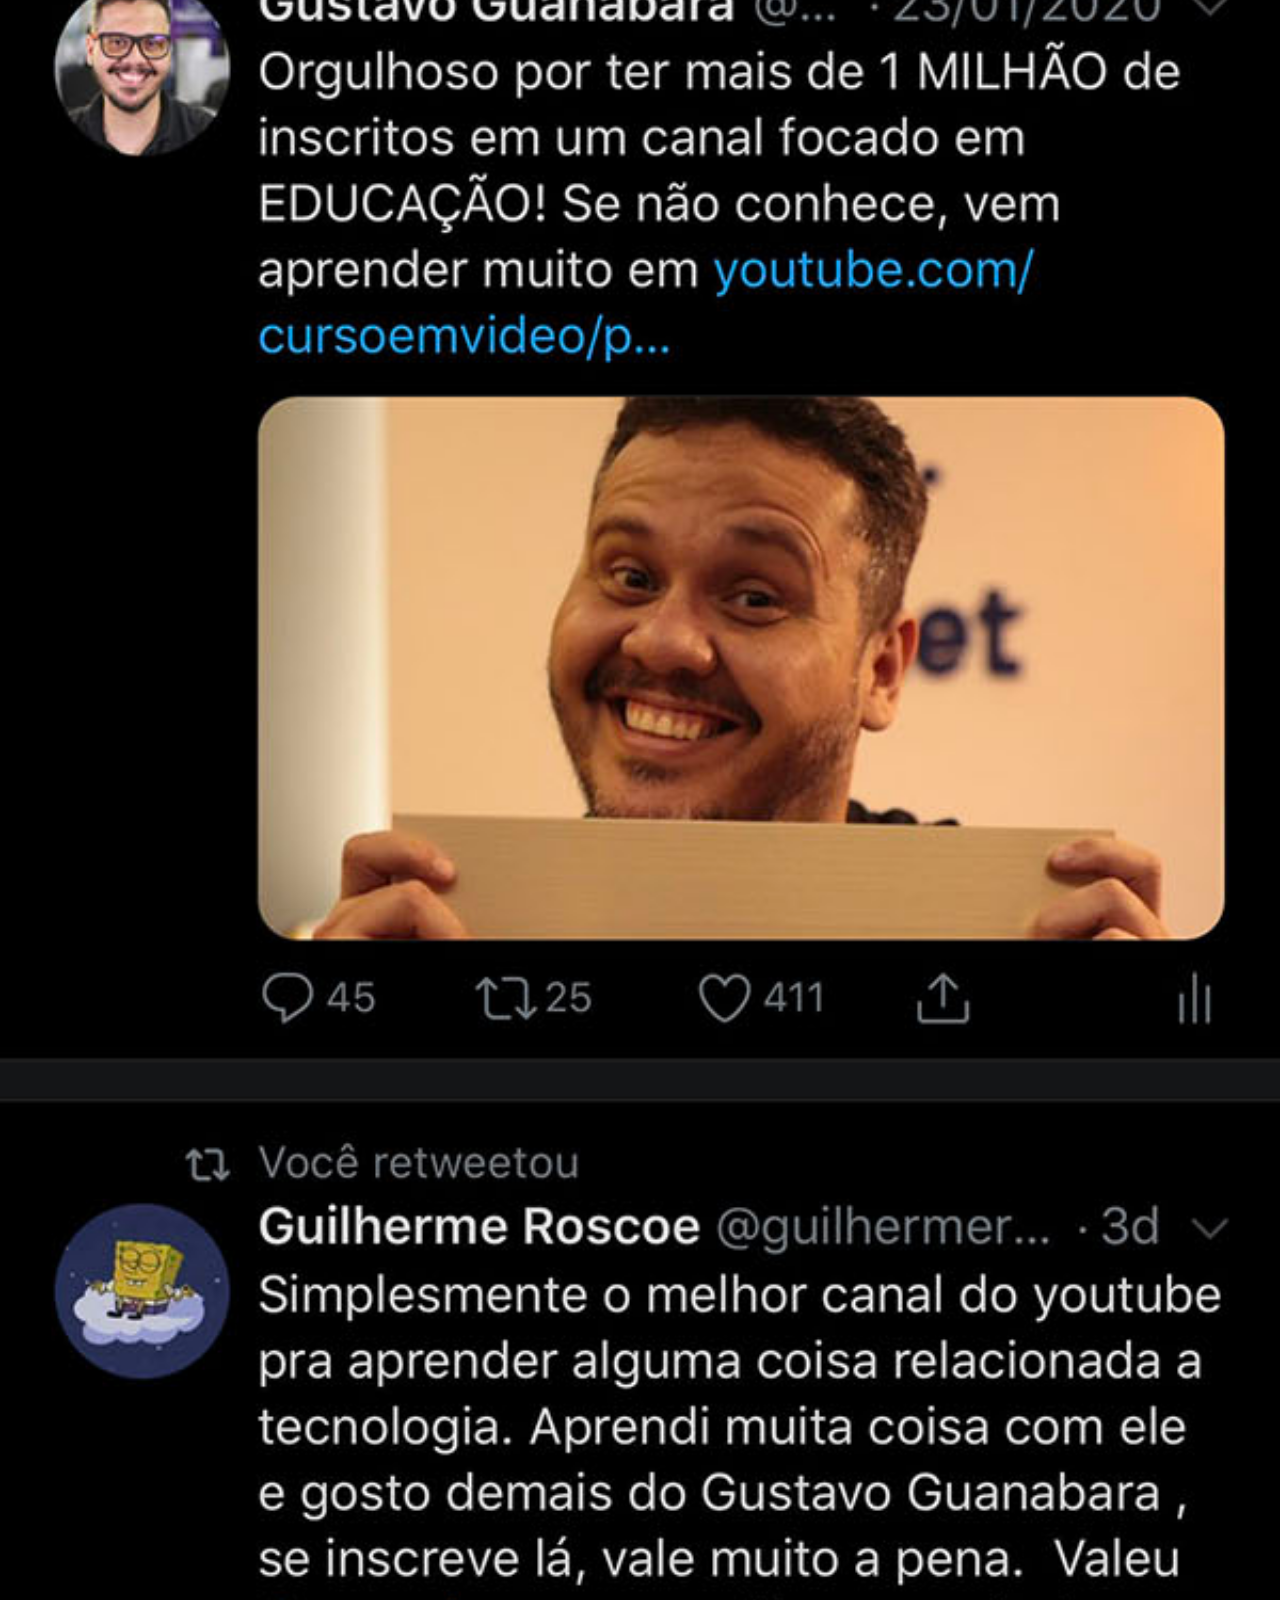
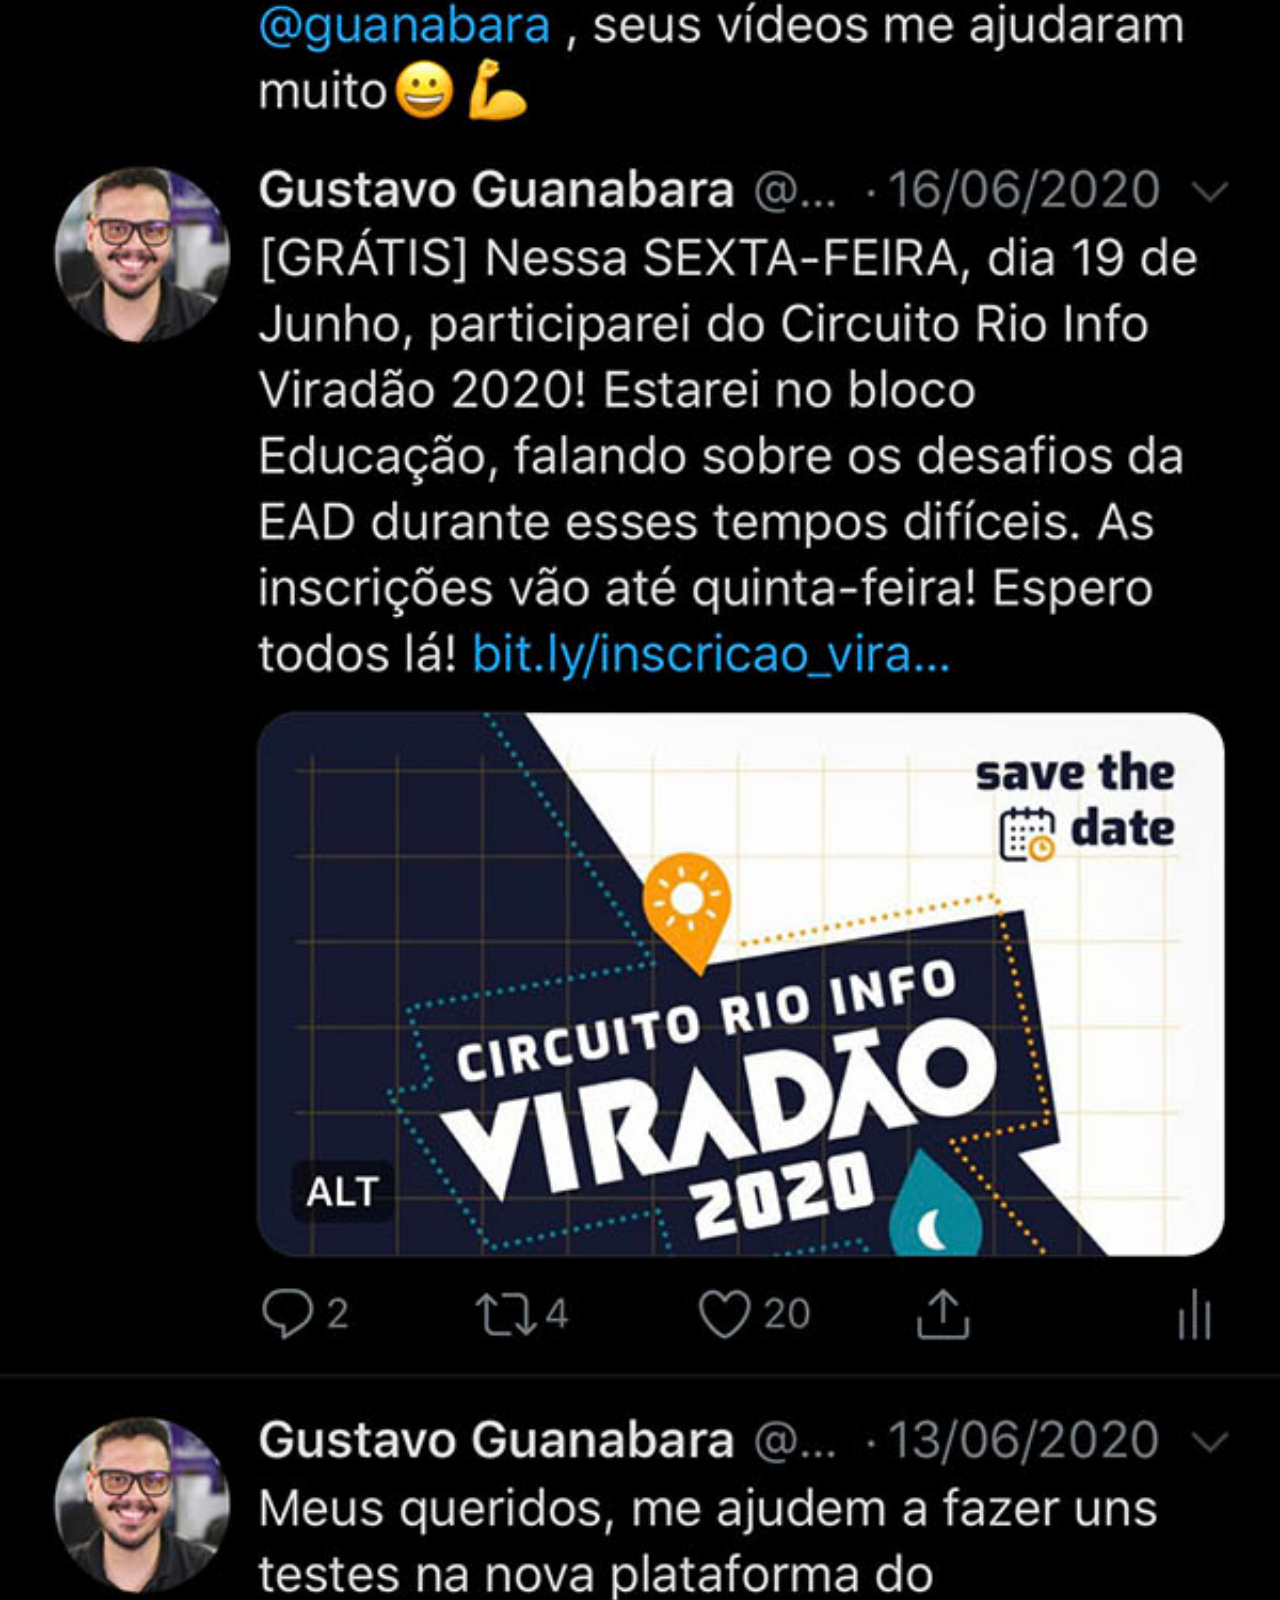
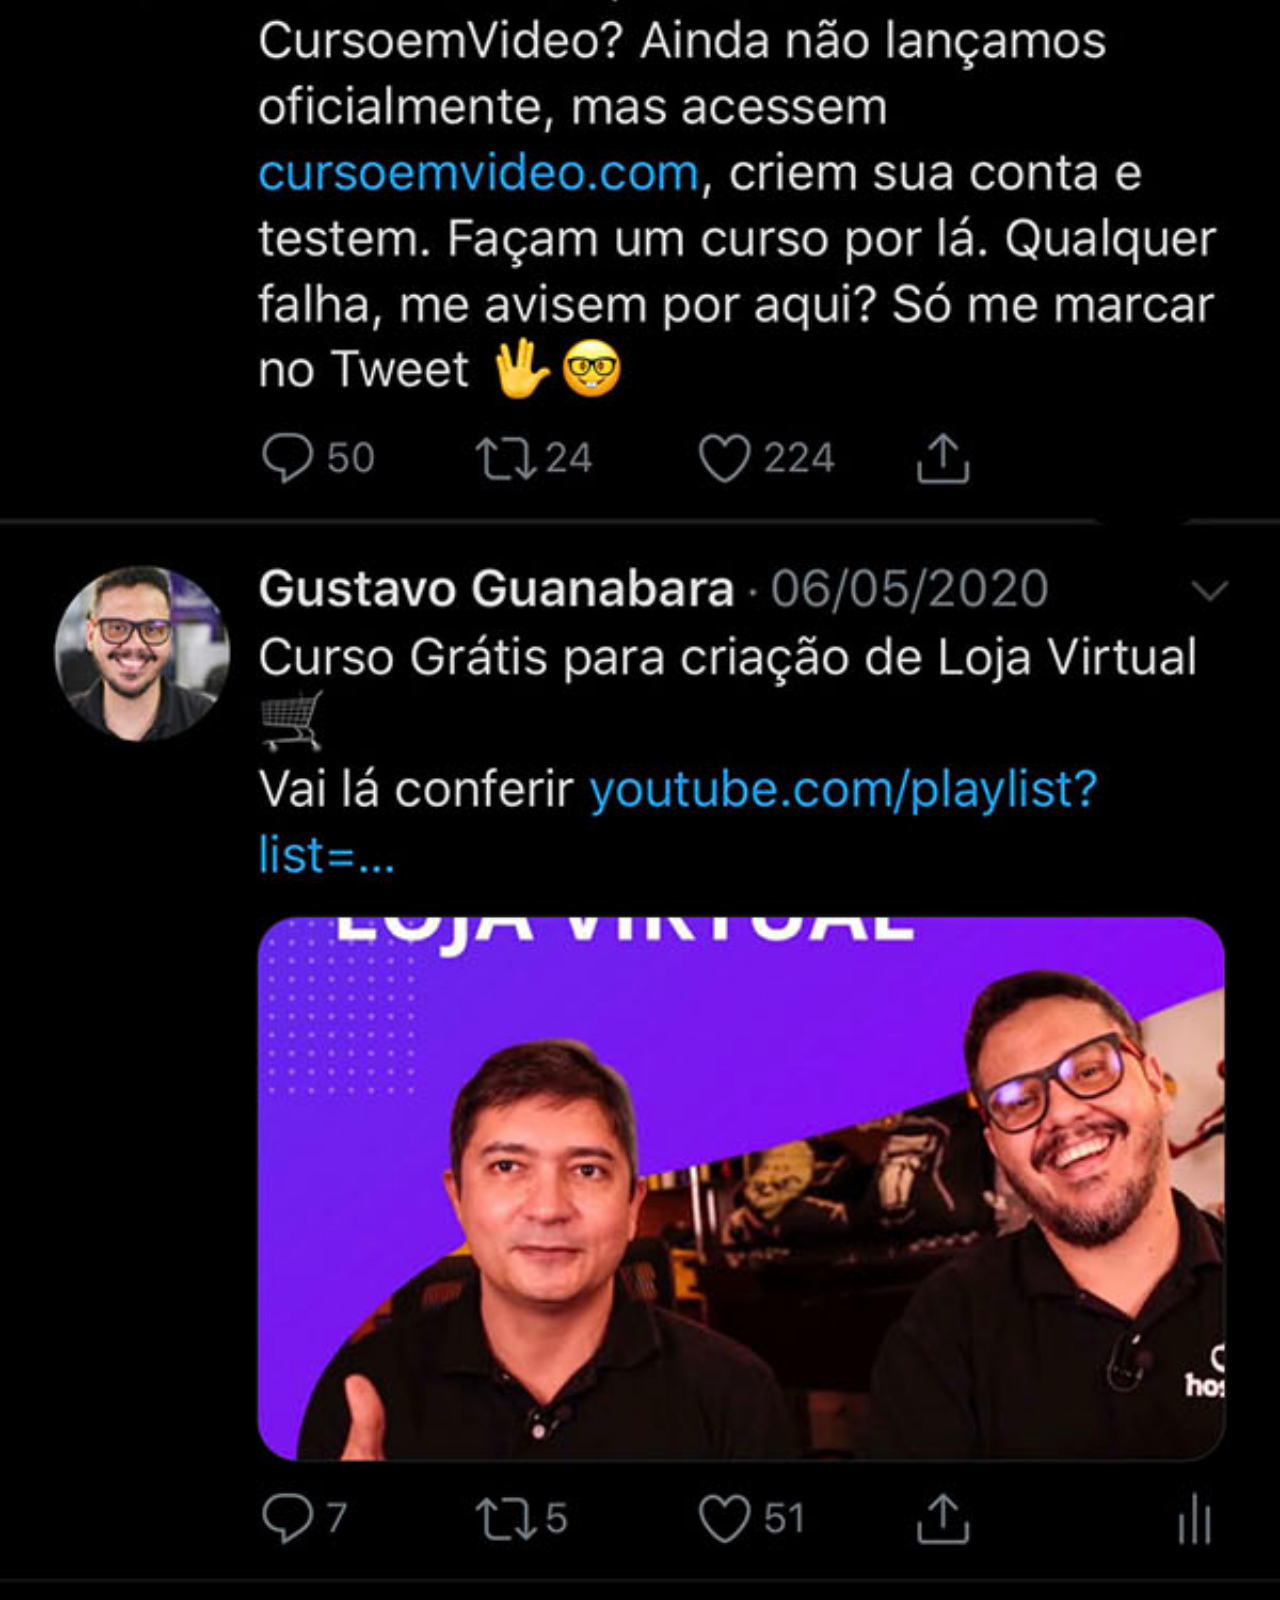
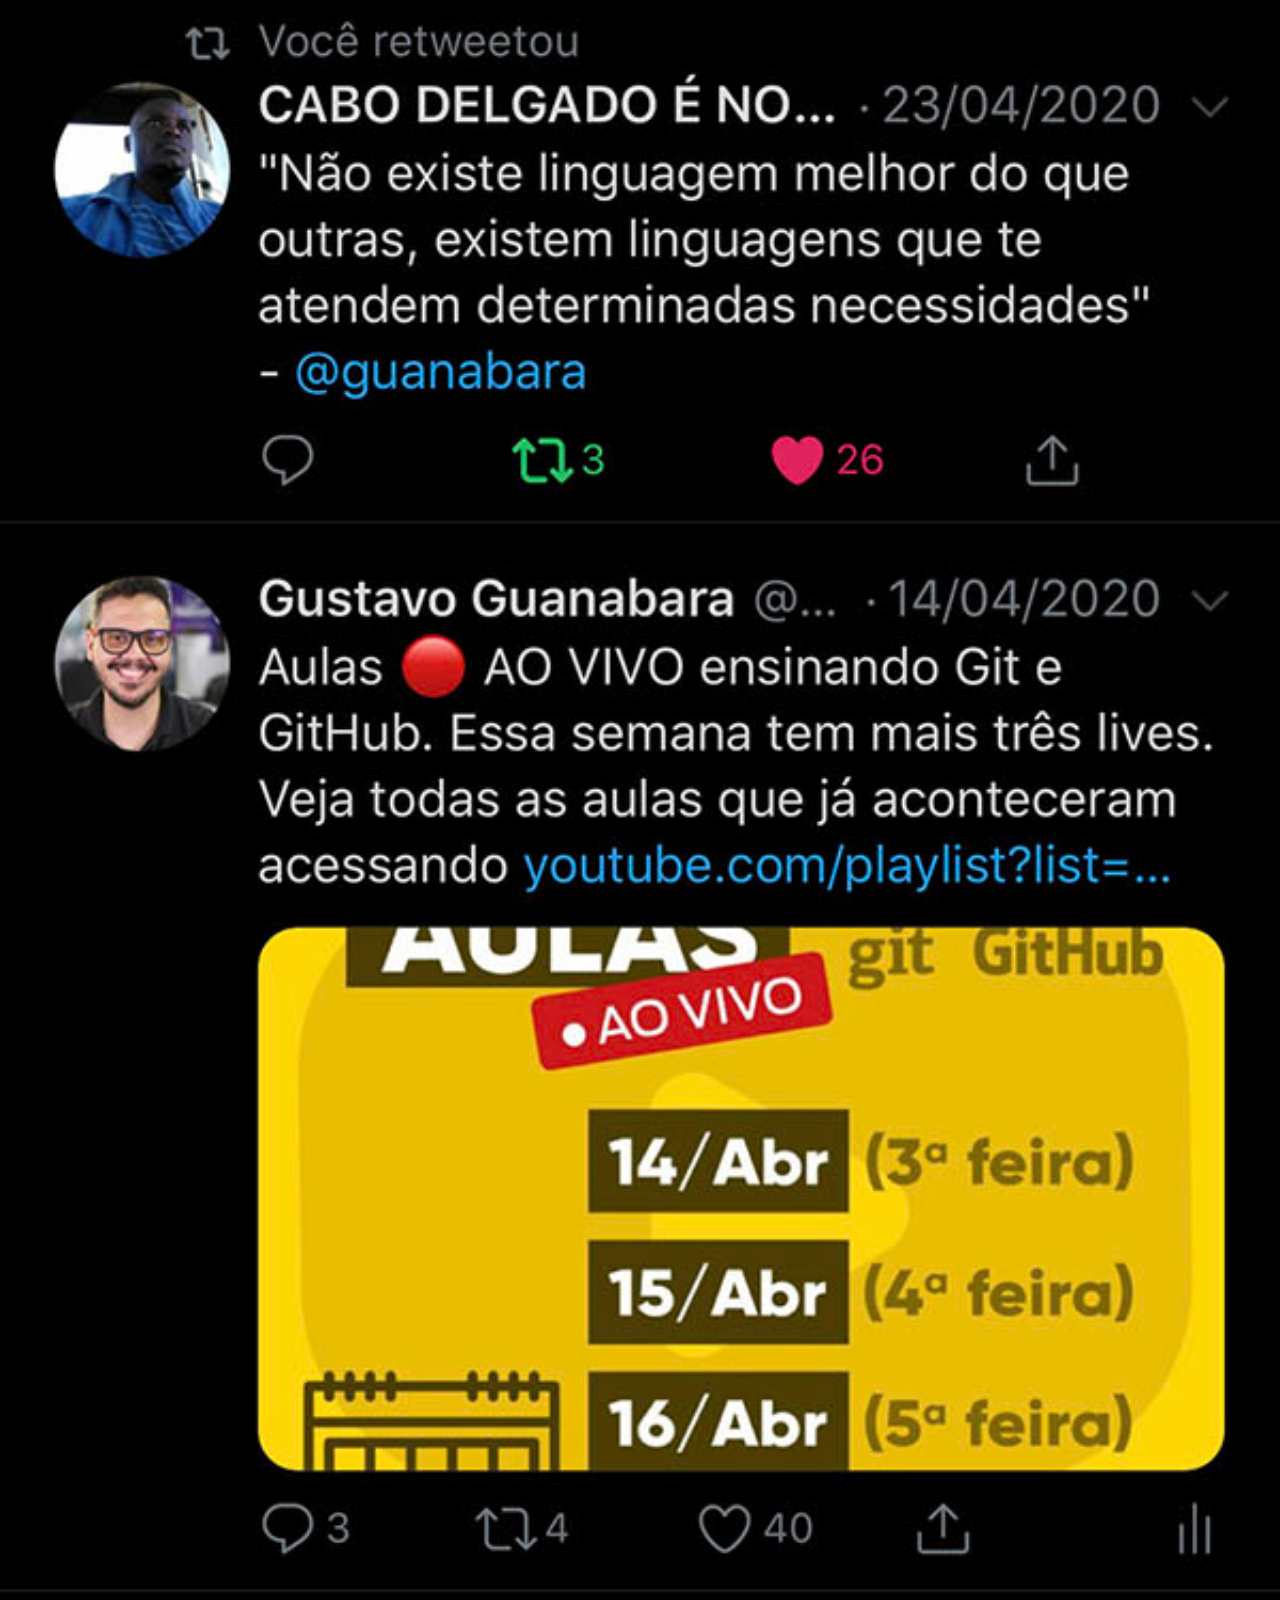
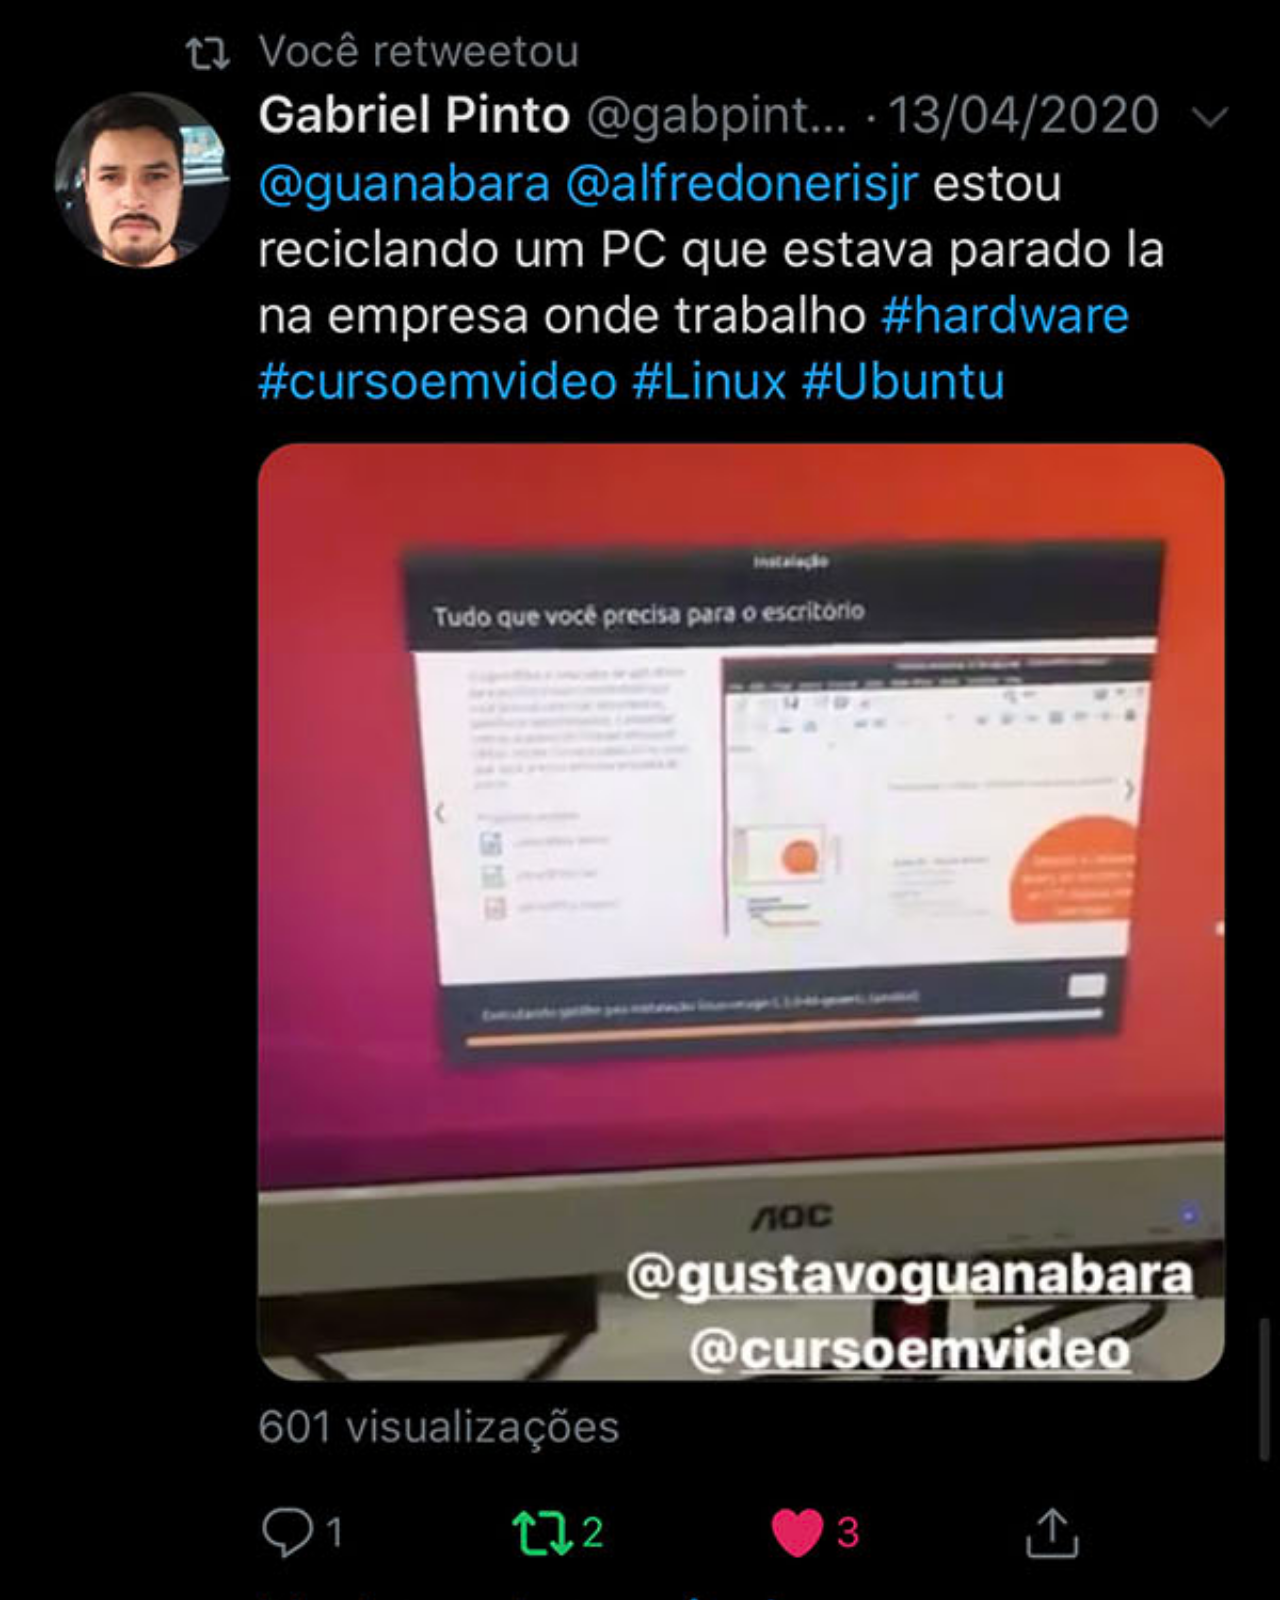
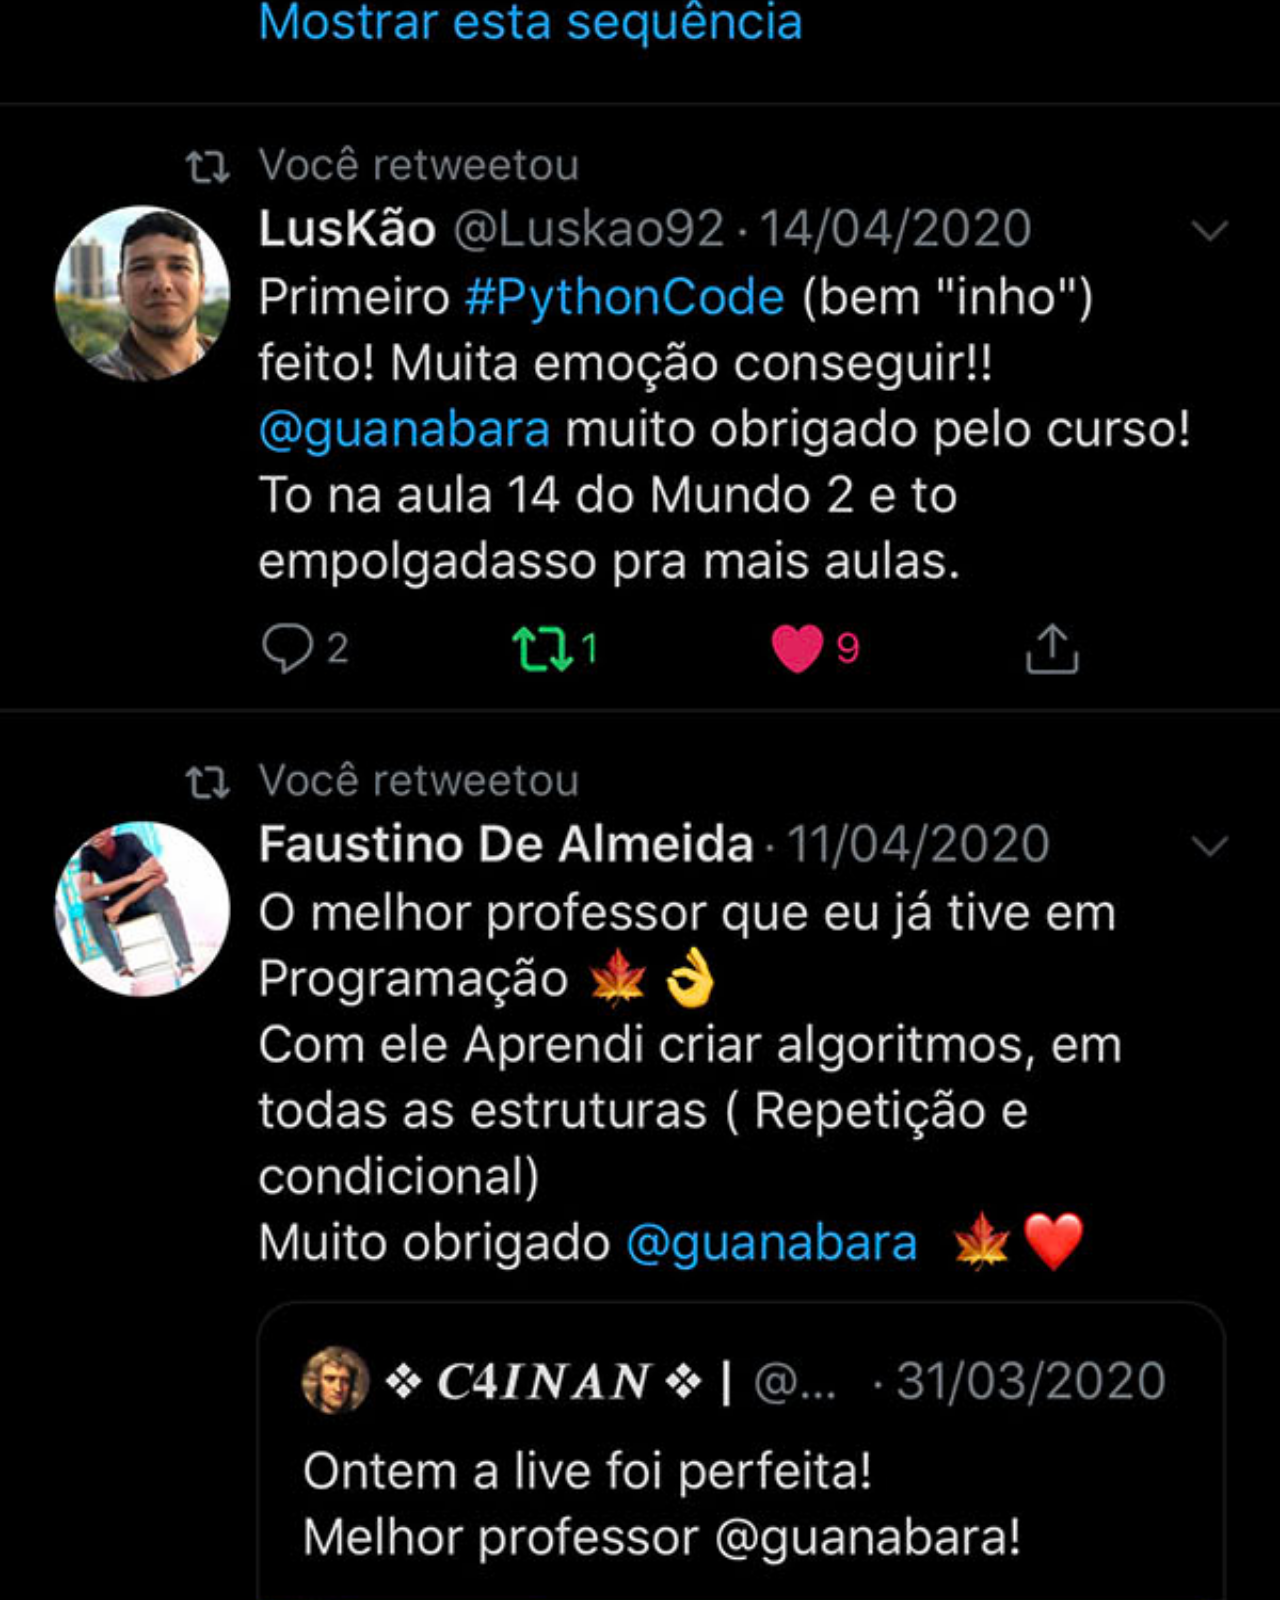
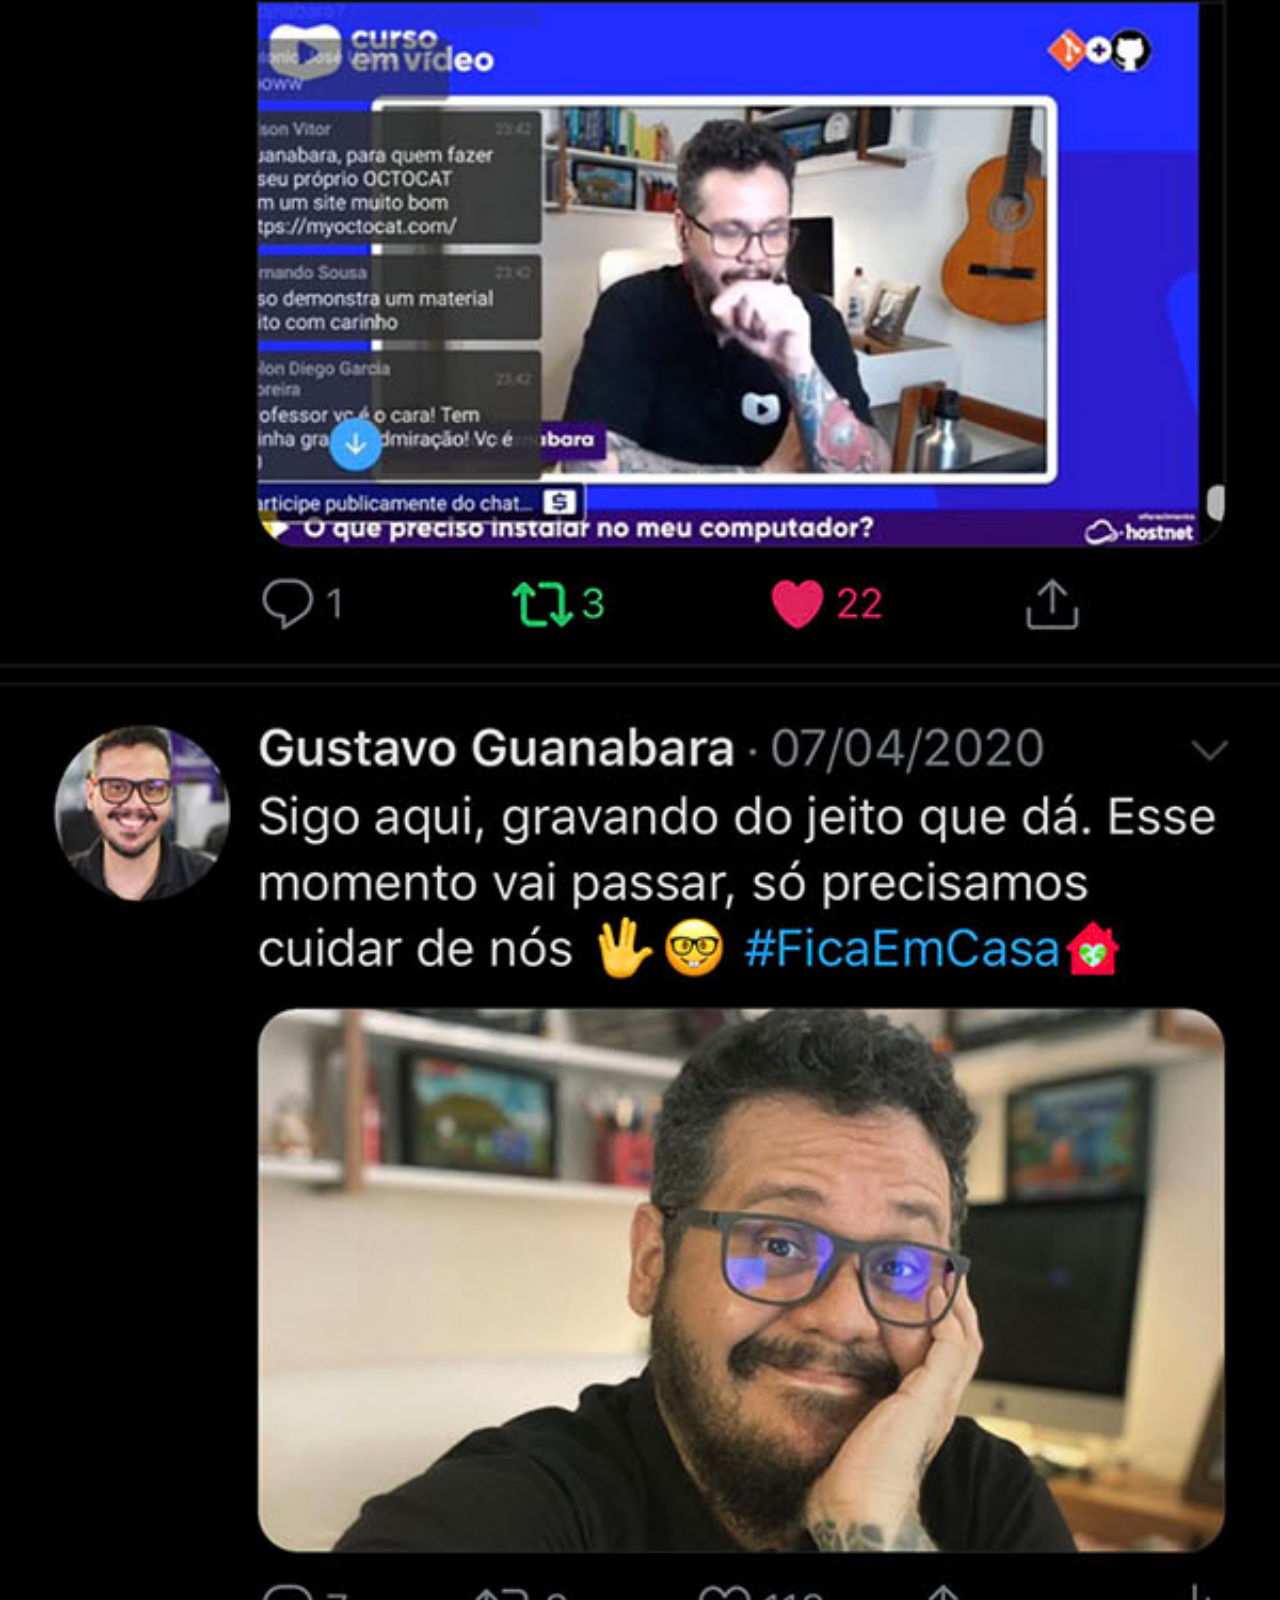
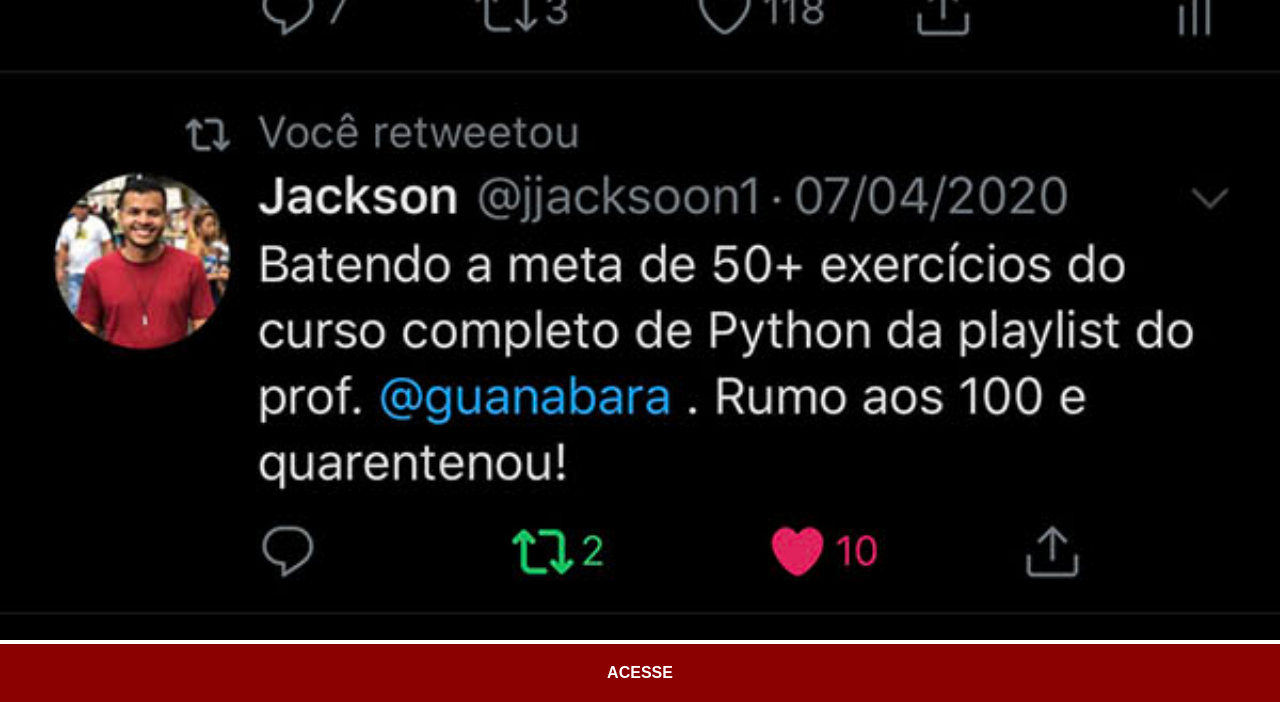
<file: twitter.html>
<!DOCTYPE html>
<html lang="pt-br">
<head>
    <meta charset="UTF-8">
    <meta name="viewport" content="width=device-width, initial-scale=1.0">
    <title>github</title>
    <link rel="stylesheet" href="estilos/social.css">
</head>
<body>
    <img src="imagens/tela-twitter.jpg" alt="twitter">
    <a href="#" target="_blank">ACESSE</a>
</body>
</html>
</file>
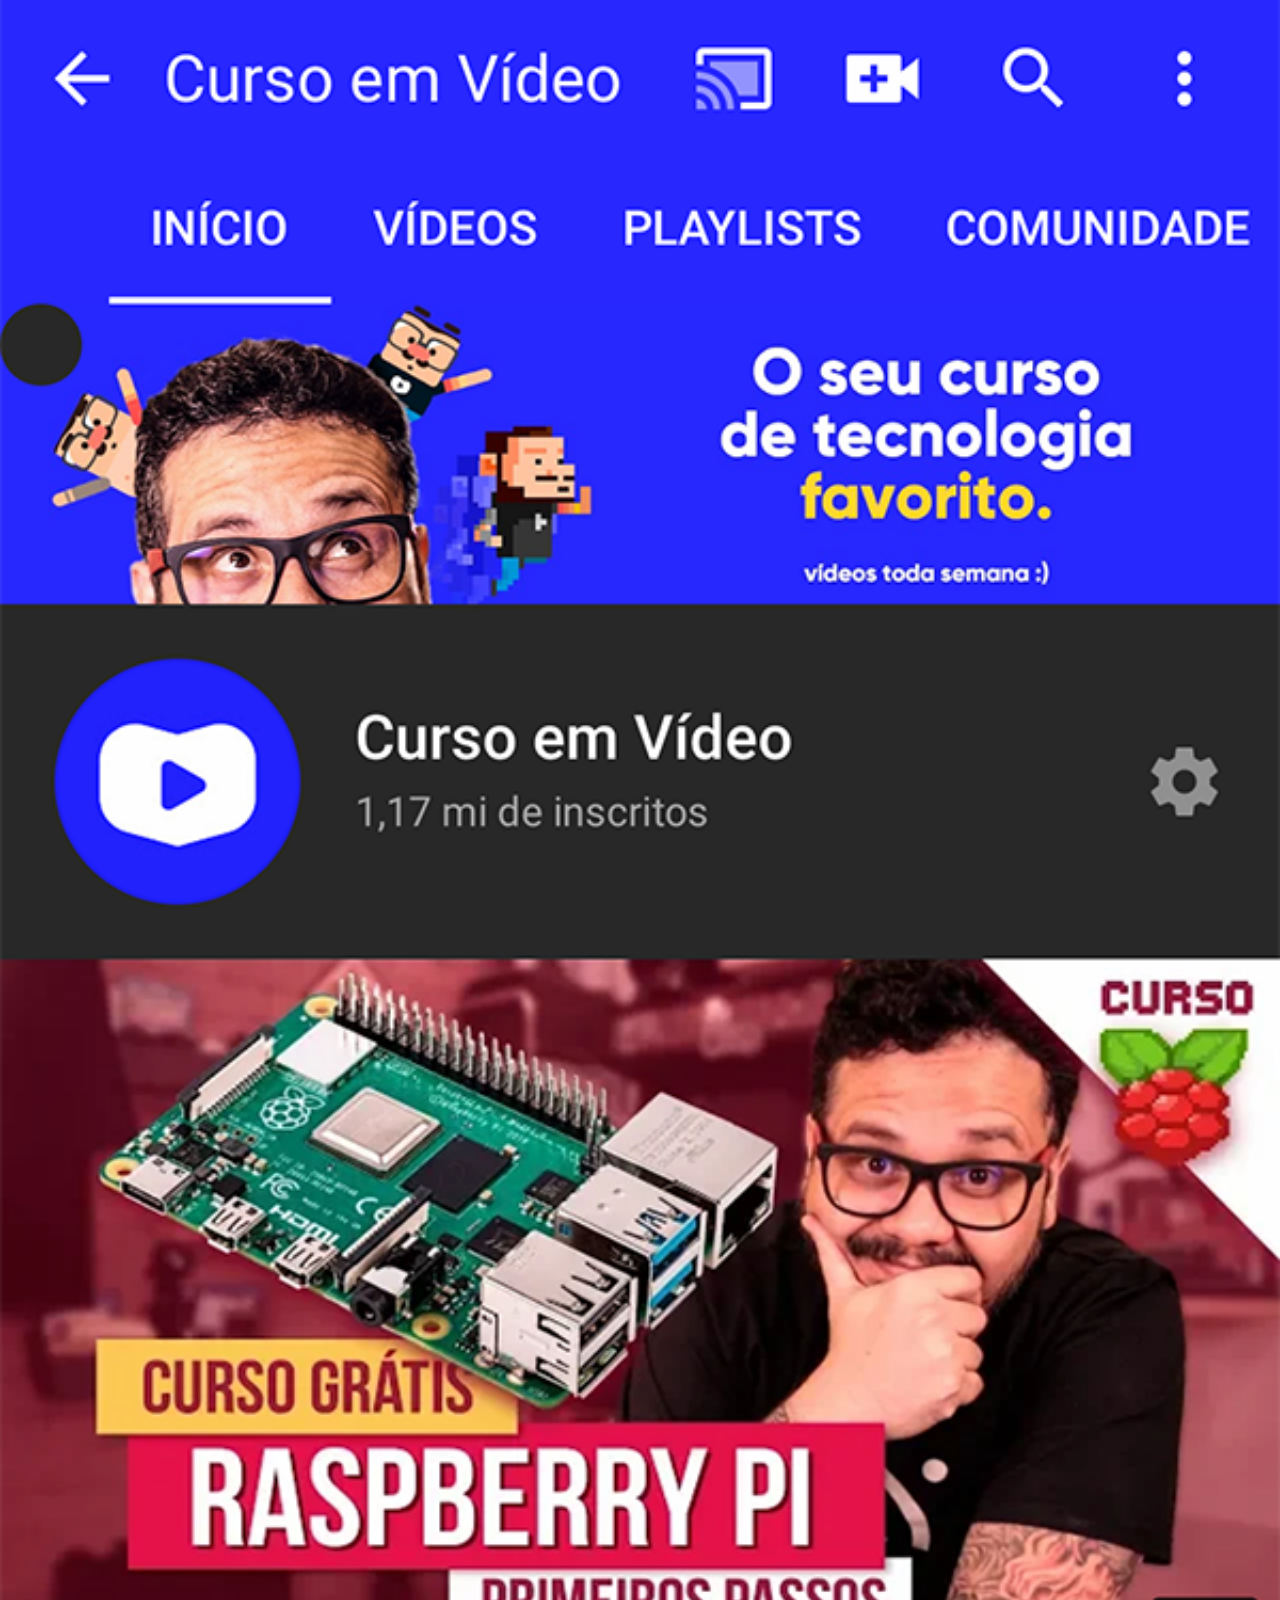
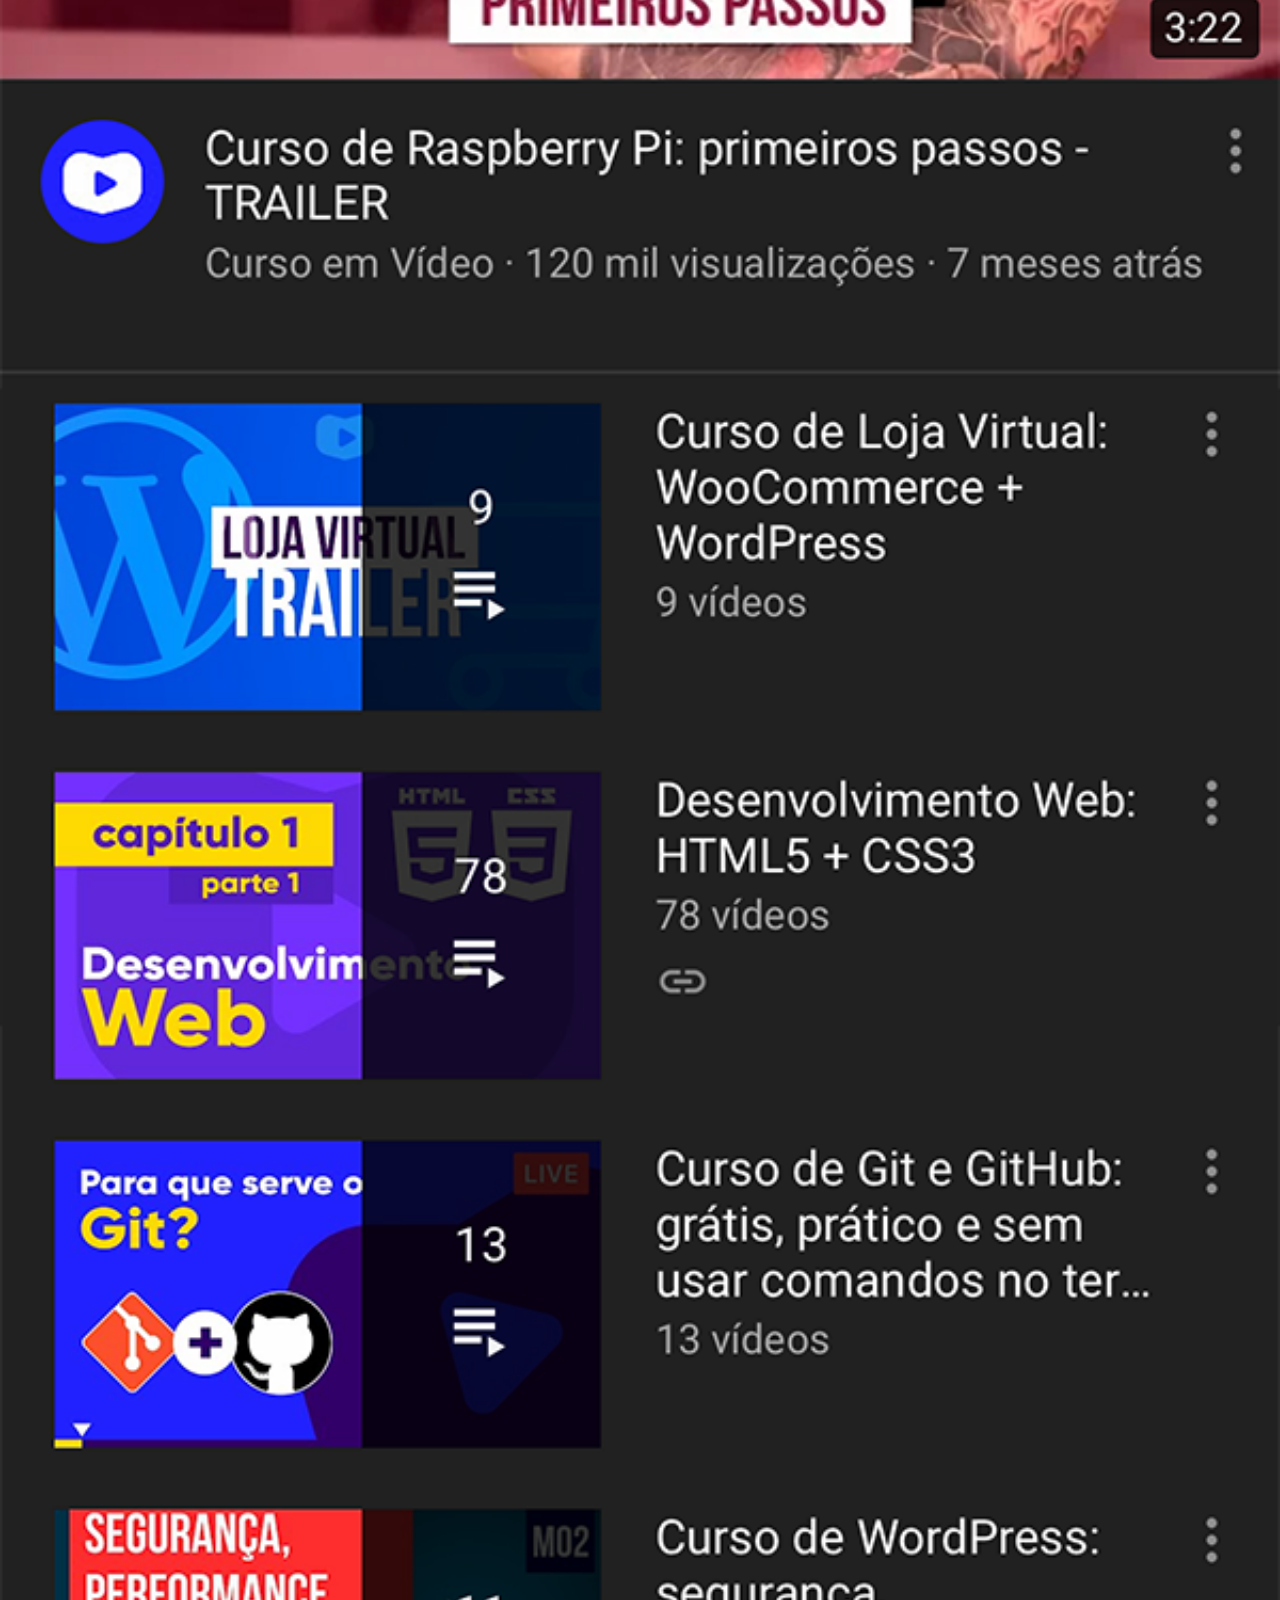
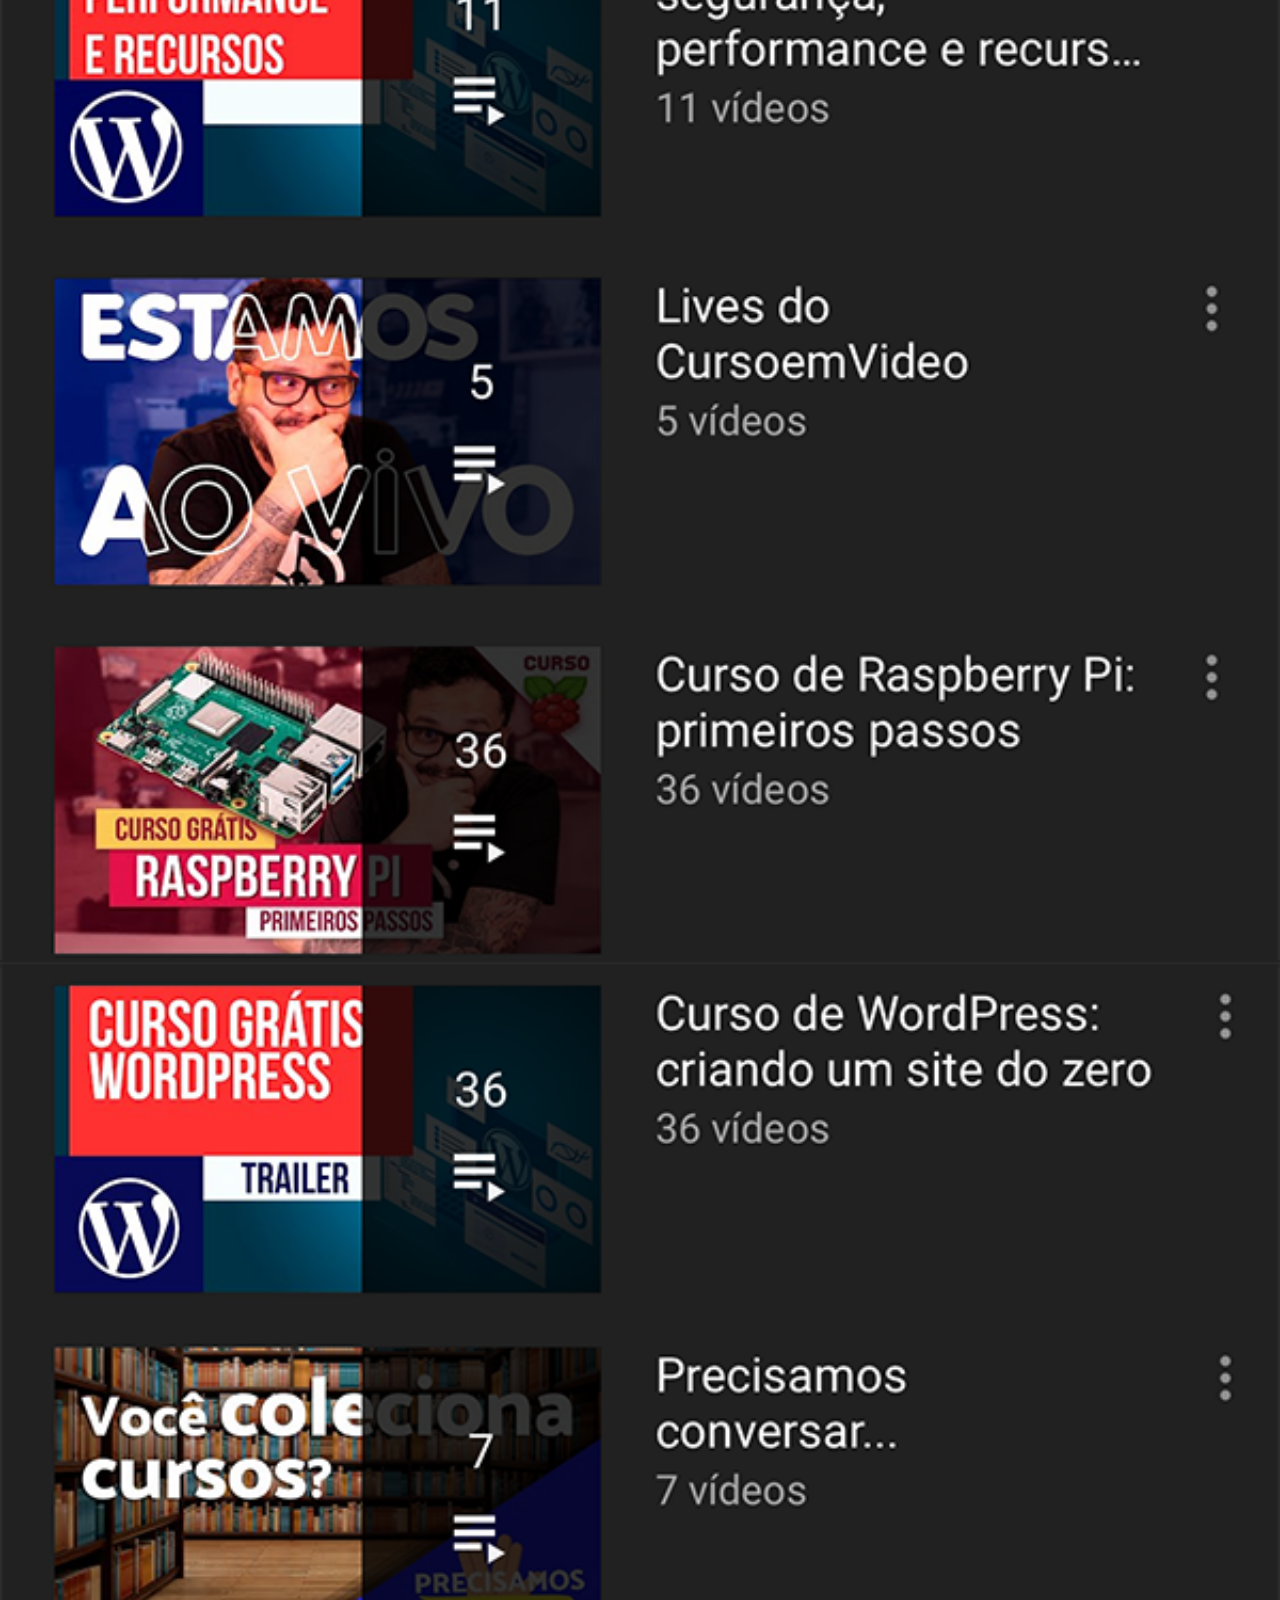
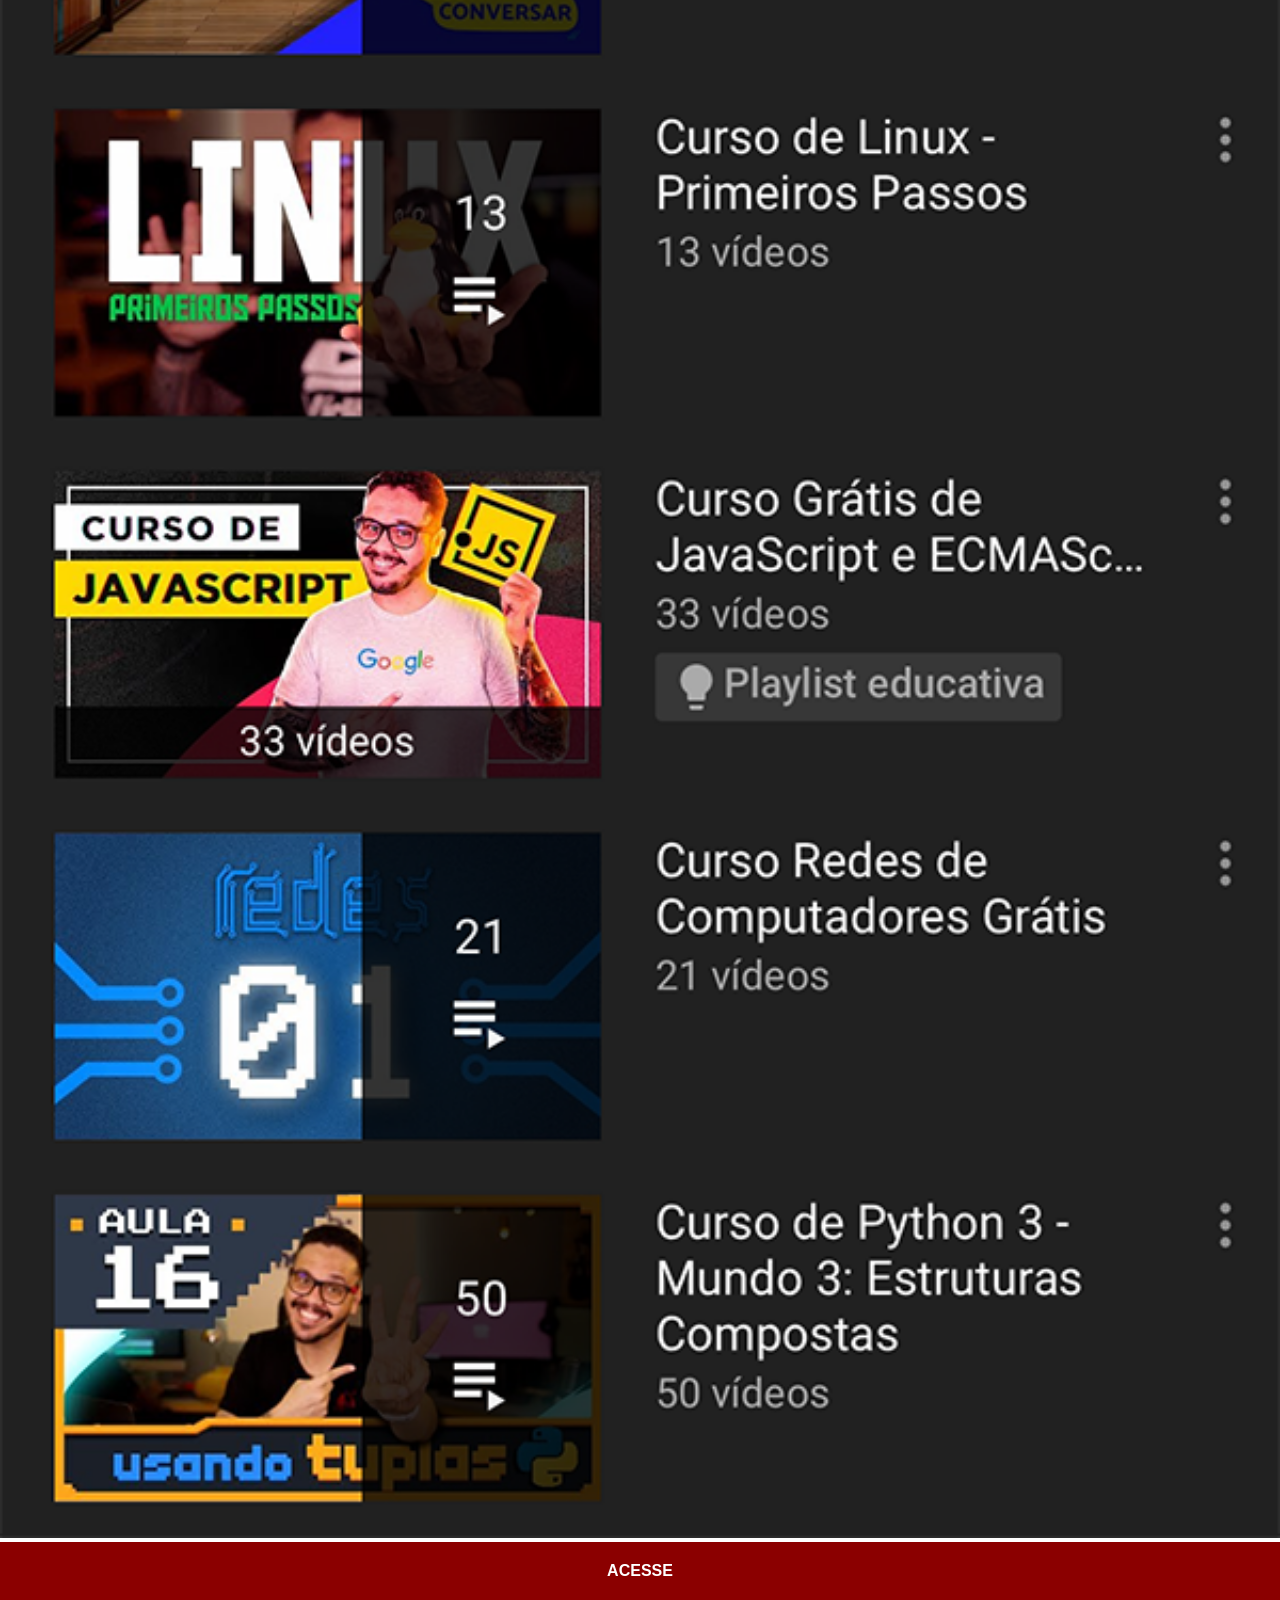
<file: youtube.html>
<!DOCTYPE html>
<html lang="pt-br">
<head>
    <meta charset="UTF-8">
    <meta name="viewport" content="width=device-width, initial-scale=1.0">
    <title>Youtube</title>
    <link rel="stylesheet" href="estilos/social.css">
</head>
<body>
    <img src="imagens/tela-youtube.png" alt="Youtube">
    <a href="https://www.youtube.com/@cursoemvideo/playlists" target="_blank">ACESSE</a>
</body>
</html>
</file>
<file: estilos/style.css>
@charset "UTF-8";

* {
    margin: 0px;
    padding: 0px;
    font-family: Arial, Helvetica, sans-serif;
}

html, body {
    height: 100vh;
    width: 100vw;
    background-color: black;
}

body {
    background: url('../imagens/fundo-madeira.jpg') no-repeat top center;
    background-size: cover;
    background-attachment: fixed;
}

main {
    height: 100vh;
    position: relative;
}

section#telefone {
    position: absolute;
    top: 50%;
    left: 50%;
    transform: translate(-50%, -50%);
    height: 627px;
    width: 311px;
    background: url('../imagens/frame-iphone.png') no-repeat;
}

iframe#tela {
    position: relative;
    top: 80px;
    left: 22px;
    width: 267px;
    height: 471px;
}

section#redes-sociais {
    text-align: right;
}

section#redes-sociais img {
    width: 50px;
    margin: 10px;
    border-radius: 50%;
    box-shadow: 2px 2px 5px #00000070;
    box-sizing: border-box;
}

section#redes-sociais img:hover {
    border: 2px solid rgba(255, 255, 255, 0.600);
    transform: translate(-3px, -3px);
    box-shadow: 5px 5px 10px #00000070;
    transition: transform .5s, border .8s;
}
</file>
<file: estilos/social.css>
@charset "UTF-8"; 

* {
    margin: 0px;
    padding: 0px;
    font-family: Arial, Helvetica, sans-serif;
}

::-webkit-scrollbar {
    width: 0px;
    height: 0px;
}

img {
    width: 100vw;
}

a {
    display: block;
    background-color: darkred;
    padding: 20px;
    text-align: center;
    font-weight: bolder;
    text-decoration: none;
    color: white;
}

a:hover {
    background-color: red;
}
</file>
